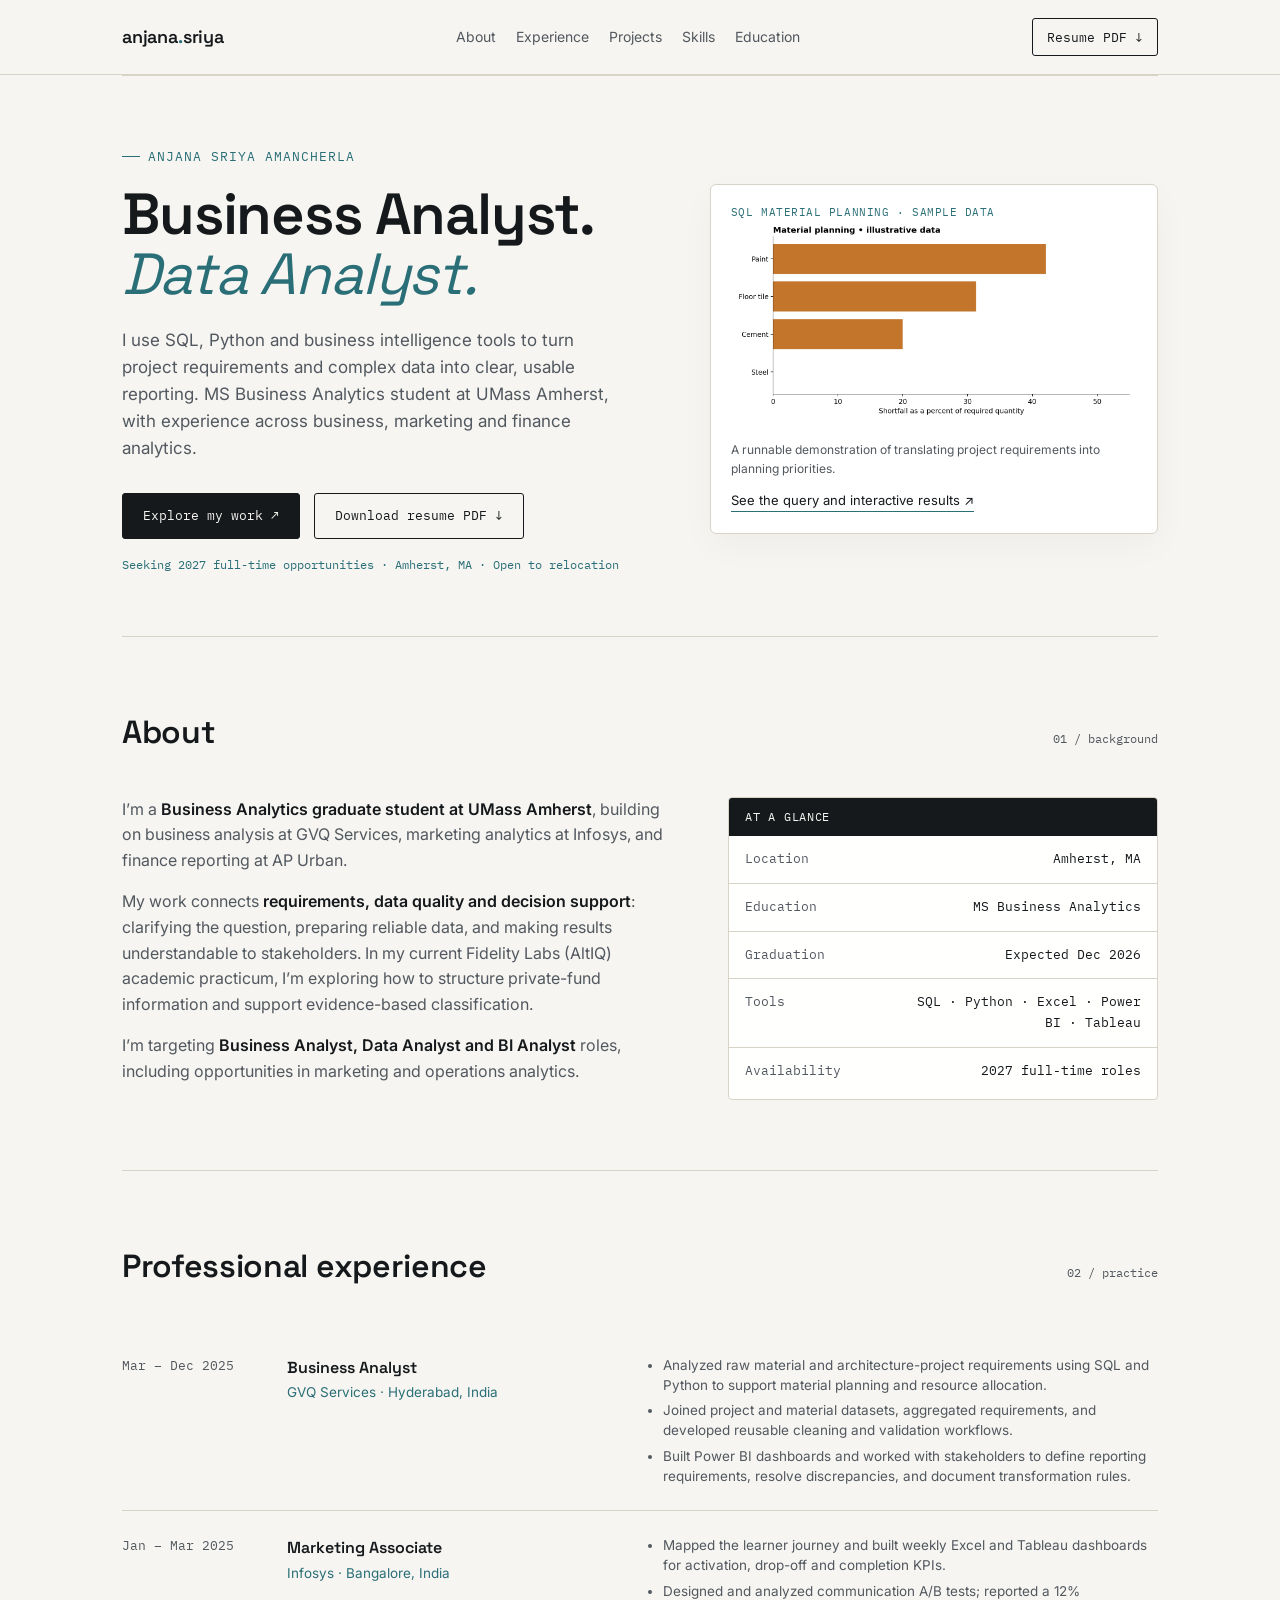
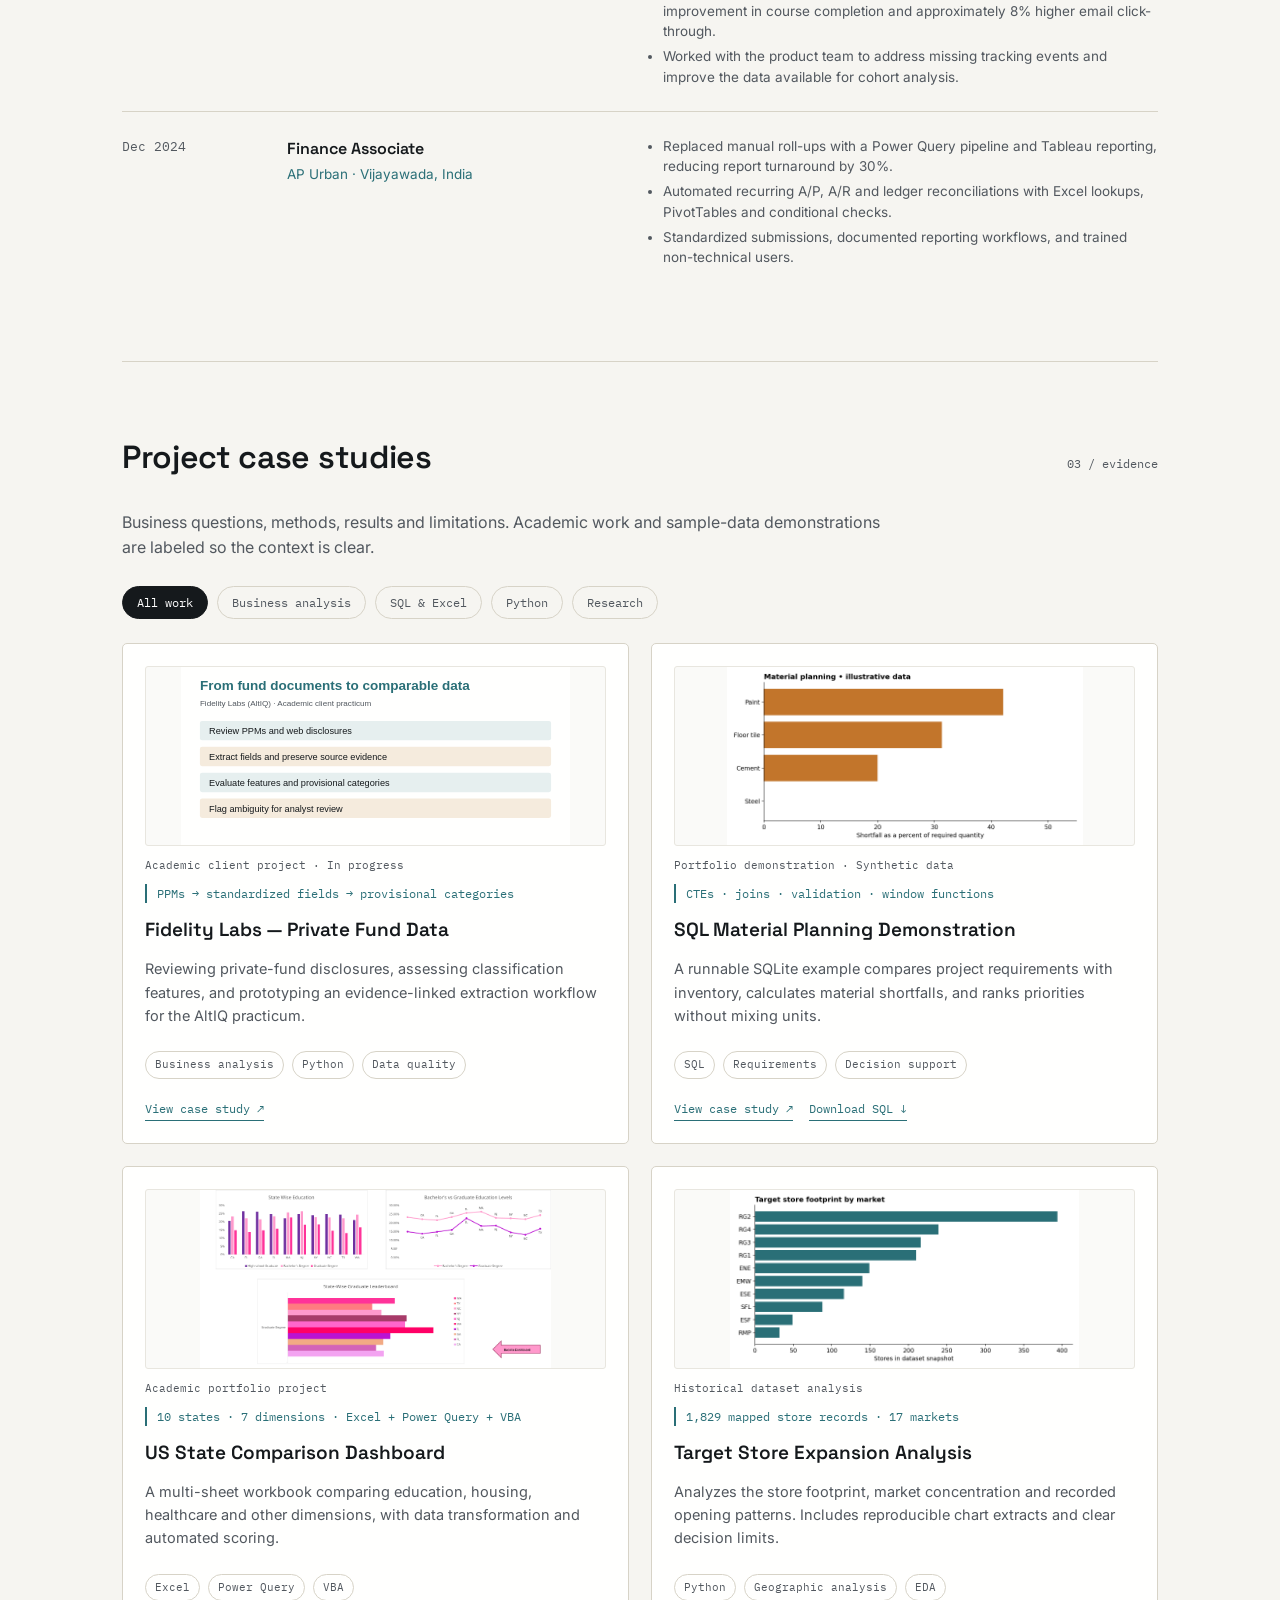
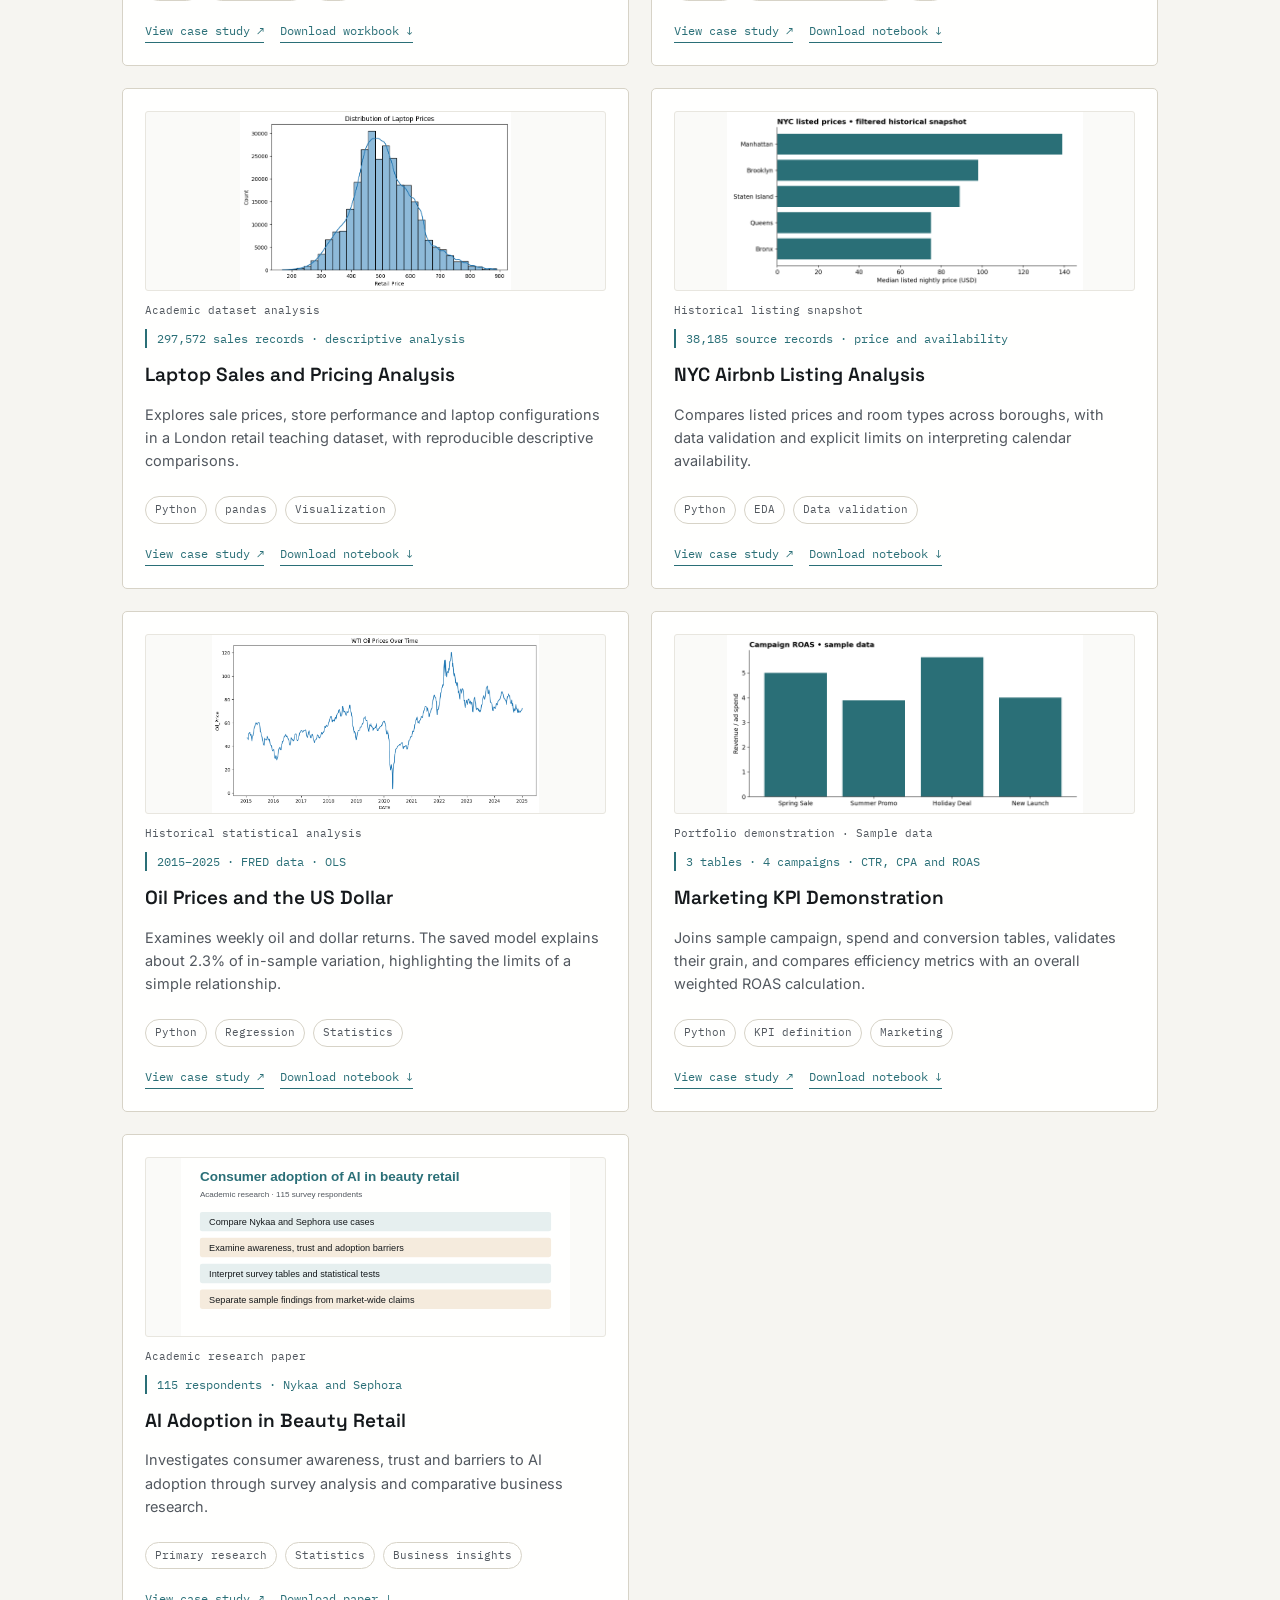
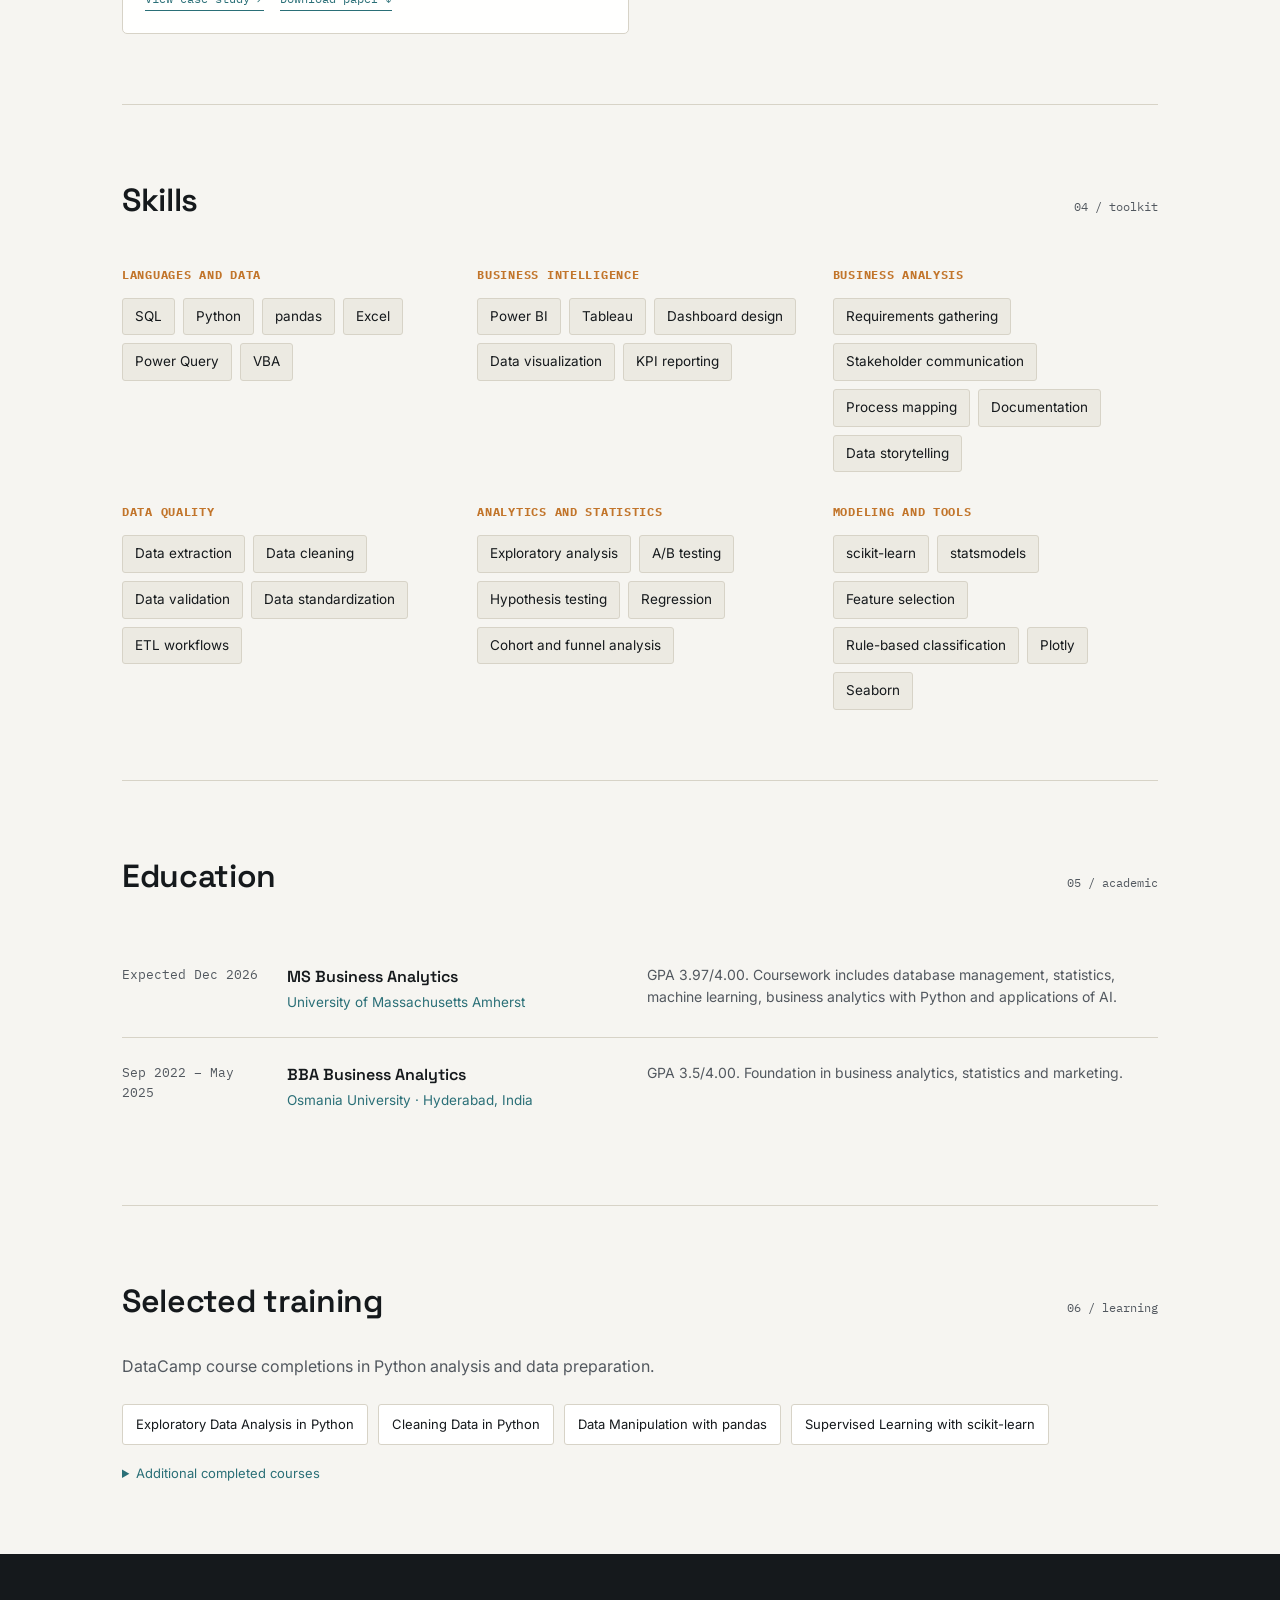
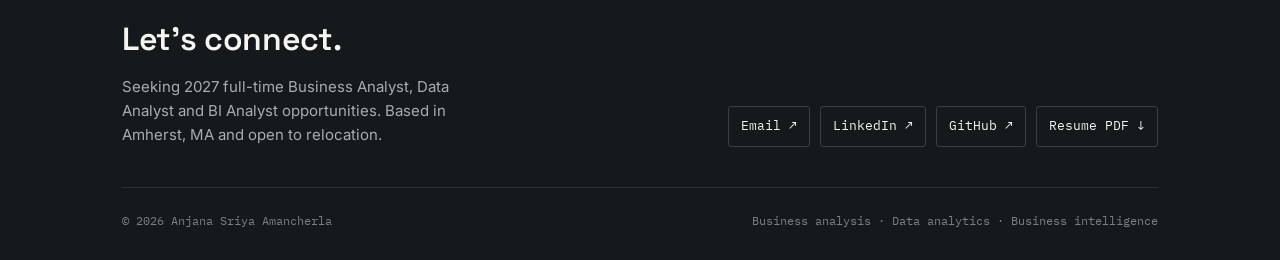
<file: index.html>
<!doctype html><html lang="en"><head><meta charset="utf-8"><meta name="viewport" content="width=device-width, initial-scale=1"><title>Business Analyst and Data Analyst Portfolio | Anjana Sriya Amancherla</title><meta name="description" content="Anjana Sriya Amancherla — SQL, Python, Excel, Power BI and Tableau. Business analysis experience, project case studies, and 2027 full-time availability."><meta name="theme-color" content="#F6F5F1"><link rel="canonical" href="https://anjanasriya20-alt.github.io/Anjana-Sriya-/"><meta property="og:type" content="website"><meta property="og:title" content="Business Analyst and Data Analyst Portfolio | Anjana Sriya Amancherla"><meta property="og:description" content="Anjana Sriya Amancherla — SQL, Python, Excel, Power BI and Tableau. Business analysis experience, project case studies, and 2027 full-time availability."><meta property="og:url" content="https://anjanasriya20-alt.github.io/Anjana-Sriya-/"><meta property="og:image" content="https://anjanasriya20-alt.github.io/Anjana-Sriya-/assets/material-planning.png"><meta name="twitter:card" content="summary_large_image"><link rel="preconnect" href="https://fonts.googleapis.com"><link rel="preconnect" href="https://fonts.gstatic.com" crossorigin><link href="https://fonts.googleapis.com/css2?family=Space+Grotesk:wght@400;500;600;700&family=Inter:wght@400;500;600&family=IBM+Plex+Mono:wght@400;500&display=swap" rel="stylesheet"><link rel="stylesheet" href="assets/site.css"><script src="assets/site.js" defer></script></head><body><a class="skip-link" href="#main">Skip to content</a><header><nav aria-label="Main navigation"><div class="brand"><a href="index.html">anjana<span>.</span>sriya</a></div><button class="nav-toggle" type="button" aria-controls="main-nav" aria-expanded="false">Menu</button><div class="nav-links" id="main-nav"><a href="index.html#about">About</a><a href="index.html#experience">Experience</a><a href="index.html#projects">Projects</a><a href="index.html#skills">Skills</a><a href="index.html#education">Education</a></div><a class="nav-cta" href="resume.pdf">Resume PDF ↓</a></nav></header><main id="main" class="wrap"><section class="hero" aria-labelledby="hero-title"><div><div class="eyebrow">Anjana Sriya Amancherla</div><h1 id="hero-title">Business Analyst.<br><em>Data Analyst.</em></h1><p class="lede">I use SQL, Python and business intelligence tools to turn project requirements and complex data into clear, usable reporting. MS Business Analytics student at UMass Amherst, with experience across business, marketing and finance analytics.</p><div class="hero-cta"><a class="btn btn-solid" href="#projects">Explore my work ↗</a><a class="btn btn-ghost" href="resume.pdf">Download resume PDF ↓</a></div><p class="availability">Seeking 2027 full-time opportunities · Amherst, MA · Open to relocation</p></div><div class="hero-proof"><div class="proof-label">SQL MATERIAL PLANNING · SAMPLE DATA</div><img src="assets/material-planning.png" width="900" height="450" alt="Example material shortfall comparison calculated with SQLite"><p class="proof-note">A runnable demonstration of translating project requirements into planning priorities.</p><a href="projects/material-planning.html">See the query and interactive results ↗</a></div></section>
<section id="about"><div class="section-head"><h2>About</h2><span class="section-num">01 / background</span></div><div class="about-grid"><div class="about-text"><p>I’m a <strong>Business Analytics graduate student at UMass Amherst</strong>, building on business analysis at GVQ Services, marketing analytics at Infosys, and finance reporting at AP Urban.</p><p>My work connects <strong>requirements, data quality and decision support</strong>: clarifying the question, preparing reliable data, and making results understandable to stakeholders. In my current Fidelity Labs (AltIQ) academic practicum, I’m exploring how to structure private-fund information and support evidence-based classification.</p><p>I’m targeting <strong>Business Analyst, Data Analyst and BI Analyst</strong> roles, including opportunities in marketing and operations analytics.</p></div><div class="stat-block"><div class="stat-head">At a glance</div><div class="row"><span>Location</span><span>Amherst, MA</span></div><div class="row"><span>Education</span><span>MS Business Analytics</span></div><div class="row"><span>Graduation</span><span>Expected Dec 2026</span></div><div class="row"><span>Tools</span><span>SQL · Python · Excel · Power BI · Tableau</span></div><div class="row"><span>Availability</span><span>2027 full-time roles</span></div></div></div></section>
<section id="experience"><div class="section-head"><h2>Professional experience</h2><span class="section-num">02 / practice</span></div><div class="exp-list">
<article class="exp-item"><div class="exp-date">Mar – Dec 2025</div><div><h3 class="exp-role">Business Analyst</h3><div class="exp-org">GVQ Services · Hyderabad, India</div></div><ul class="exp-bullets"><li>Analyzed raw material and architecture-project requirements using SQL and Python to support material planning and resource allocation.</li><li>Joined project and material datasets, aggregated requirements, and developed reusable cleaning and validation workflows.</li><li>Built Power BI dashboards and worked with stakeholders to define reporting requirements, resolve discrepancies, and document transformation rules.</li></ul></article>
<article class="exp-item"><div class="exp-date">Jan – Mar 2025</div><div><h3 class="exp-role">Marketing Associate</h3><div class="exp-org">Infosys · Bangalore, India</div></div><ul class="exp-bullets"><li>Mapped the learner journey and built weekly Excel and Tableau dashboards for activation, drop-off and completion KPIs.</li><li>Designed and analyzed communication A/B tests; reported a 12% improvement in course completion and approximately 8% higher email click-through.</li><li>Worked with the product team to address missing tracking events and improve the data available for cohort analysis.</li></ul></article>
<article class="exp-item"><div class="exp-date">Dec 2024</div><div><h3 class="exp-role">Finance Associate</h3><div class="exp-org">AP Urban · Vijayawada, India</div></div><ul class="exp-bullets"><li>Replaced manual roll-ups with a Power Query pipeline and Tableau reporting, reducing report turnaround by 30%.</li><li>Automated recurring A/P, A/R and ledger reconciliations with Excel lookups, PivotTables and conditional checks.</li><li>Standardized submissions, documented reporting workflows, and trained non-technical users.</li></ul></article>
</div></section>
<section id="projects"><div class="section-head"><h2>Project case studies</h2><span class="section-num">03 / evidence</span></div><p class="section-intro">Business questions, methods, results and limitations. Academic work and sample-data demonstrations are labeled so the context is clear.</p><div class="filters" role="group" aria-label="Filter projects"><button type="button" class="filter" data-filter="all" aria-pressed="true">All work</button><button type="button" class="filter" data-filter="business" aria-pressed="false">Business analysis</button><button type="button" class="filter" data-filter="sql" aria-pressed="false">SQL & Excel</button><button type="button" class="filter" data-filter="python" aria-pressed="false">Python</button><button type="button" class="filter" data-filter="research" aria-pressed="false">Research</button></div><p class="sr-only" id="project-count" aria-live="polite">9 projects shown</p><div class="project-grid"><article class="project-card" data-categories="business python"><img class="cover" src="assets/fidelity.svg" alt="Fidelity Labs — Private Fund Data project preview" loading="lazy" width="720" height="330"><span class="card-type">Academic client project · In progress</span><div class="metric-line">PPMs → standardized fields → provisional categories</div><h3><a href="projects/fidelity.html">Fidelity Labs — Private Fund Data</a></h3><p>Reviewing private-fund disclosures, assessing classification features, and prototyping an evidence-linked extraction workflow for the AltIQ practicum.</p><div class="tag-row"><span class="tag">Business analysis</span><span class="tag">Python</span><span class="tag">Data quality</span></div><div class="project-links"><a href="projects/fidelity.html">View case study ↗</a></div></article><article class="project-card" data-categories="business sql"><img class="cover" src="assets/material-planning.png" alt="SQL Material Planning Demonstration project preview" loading="lazy" width="720" height="330"><span class="card-type">Portfolio demonstration · Synthetic data</span><div class="metric-line">CTEs · joins · validation · window functions</div><h3><a href="projects/material-planning.html">SQL Material Planning Demonstration</a></h3><p>A runnable SQLite example compares project requirements with inventory, calculates material shortfalls, and ranks priorities without mixing units.</p><div class="tag-row"><span class="tag">SQL</span><span class="tag">Requirements</span><span class="tag">Decision support</span></div><div class="project-links"><a href="projects/material-planning.html">View case study ↗</a><a href="examples/material-planning.sql">Download SQL ↓</a></div></article><article class="project-card" data-categories="sql business"><img class="cover" src="assets/best-state.png" alt="US State Comparison Dashboard project preview" loading="lazy" width="720" height="330"><span class="card-type">Academic portfolio project</span><div class="metric-line">10 states · 7 dimensions · Excel + Power Query + VBA</div><h3><a href="projects/best-state.html">US State Comparison Dashboard</a></h3><p>A multi-sheet workbook comparing education, housing, healthcare and other dimensions, with data transformation and automated scoring.</p><div class="tag-row"><span class="tag">Excel</span><span class="tag">Power Query</span><span class="tag">VBA</span></div><div class="project-links"><a href="projects/best-state.html">View case study ↗</a><a href="Best_State_Dashboard.xlsm">Download workbook ↓</a></div></article><article class="project-card" data-categories="python business"><img class="cover" src="assets/target.png" alt="Target Store Expansion Analysis project preview" loading="lazy" width="720" height="330"><span class="card-type">Historical dataset analysis</span><div class="metric-line">1,829 mapped store records · 17 markets</div><h3><a href="projects/target.html">Target Store Expansion Analysis</a></h3><p>Analyzes the store footprint, market concentration and recorded opening patterns. Includes reproducible chart extracts and clear decision limits.</p><div class="tag-row"><span class="tag">Python</span><span class="tag">Geographic analysis</span><span class="tag">EDA</span></div><div class="project-links"><a href="projects/target.html">View case study ↗</a><a href="Target_Sales_Analysis.ipynb">Download notebook ↓</a></div></article><article class="project-card" data-categories="python business"><img class="cover" src="assets/laptop-1.png" alt="Laptop Sales and Pricing Analysis project preview" loading="lazy" width="720" height="330"><span class="card-type">Academic dataset analysis</span><div class="metric-line">297,572 sales records · descriptive analysis</div><h3><a href="projects/laptop.html">Laptop Sales and Pricing Analysis</a></h3><p>Explores sale prices, store performance and laptop configurations in a London retail teaching dataset, with reproducible descriptive comparisons.</p><div class="tag-row"><span class="tag">Python</span><span class="tag">pandas</span><span class="tag">Visualization</span></div><div class="project-links"><a href="projects/laptop.html">View case study ↗</a><a href="Laptop_Price_Prediction.ipynb">Download notebook ↓</a></div></article><article class="project-card" data-categories="python"><img class="cover" src="assets/nyc.png" alt="NYC Airbnb Listing Analysis project preview" loading="lazy" width="720" height="330"><span class="card-type">Historical listing snapshot</span><div class="metric-line">38,185 source records · price and availability</div><h3><a href="projects/nyc-airbnb.html">NYC Airbnb Listing Analysis</a></h3><p>Compares listed prices and room types across boroughs, with data validation and explicit limits on interpreting calendar availability.</p><div class="tag-row"><span class="tag">Python</span><span class="tag">EDA</span><span class="tag">Data validation</span></div><div class="project-links"><a href="projects/nyc-airbnb.html">View case study ↗</a><a href="NYC_Airbnb_Analysis.ipynb">Download notebook ↓</a></div></article><article class="project-card" data-categories="python"><img class="cover" src="assets/oil-1.png" alt="Oil Prices and the US Dollar project preview" loading="lazy" width="720" height="330"><span class="card-type">Historical statistical analysis</span><div class="metric-line">2015–2025 · FRED data · OLS</div><h3><a href="projects/oil-dollar.html">Oil Prices and the US Dollar</a></h3><p>Examines weekly oil and dollar returns. The saved model explains about 2.3% of in-sample variation, highlighting the limits of a simple relationship.</p><div class="tag-row"><span class="tag">Python</span><span class="tag">Regression</span><span class="tag">Statistics</span></div><div class="project-links"><a href="projects/oil-dollar.html">View case study ↗</a><a href="Oil_Price_USD_Analysis.ipynb">Download notebook ↓</a></div></article><article class="project-card" data-categories="python business"><img class="cover" src="assets/marketing.png" alt="Marketing KPI Demonstration project preview" loading="lazy" width="720" height="330"><span class="card-type">Portfolio demonstration · Sample data</span><div class="metric-line">3 tables · 4 campaigns · CTR, CPA and ROAS</div><h3><a href="projects/marketing.html">Marketing KPI Demonstration</a></h3><p>Joins sample campaign, spend and conversion tables, validates their grain, and compares efficiency metrics with an overall weighted ROAS calculation.</p><div class="tag-row"><span class="tag">Python</span><span class="tag">KPI definition</span><span class="tag">Marketing</span></div><div class="project-links"><a href="projects/marketing.html">View case study ↗</a><a href="Marketing_Analytics_Pipeline.ipynb">Download notebook ↓</a></div></article><article class="project-card" data-categories="research business"><img class="cover" src="assets/beauty.svg" alt="AI Adoption in Beauty Retail project preview" loading="lazy" width="720" height="330"><span class="card-type">Academic research paper</span><div class="metric-line">115 respondents · Nykaa and Sephora</div><h3><a href="projects/beauty.html">AI Adoption in Beauty Retail</a></h3><p>Investigates consumer awareness, trust and barriers to AI adoption through survey analysis and comparative business research.</p><div class="tag-row"><span class="tag">Primary research</span><span class="tag">Statistics</span><span class="tag">Business insights</span></div><div class="project-links"><a href="projects/beauty.html">View case study ↗</a><a href="AI_in_Beauty_Industry_Research.pdf">Download paper ↓</a></div></article></div></section>
<section id="skills"><div class="section-head"><h2>Skills</h2><span class="section-num">04 / toolkit</span></div><div class="skills-grid"><div class="skill-group"><h4>Languages and data</h4><div class="skill-chips"><span class="chip">SQL</span><span class="chip">Python</span><span class="chip">pandas</span><span class="chip">Excel</span><span class="chip">Power Query</span><span class="chip">VBA</span></div></div><div class="skill-group"><h4>Business intelligence</h4><div class="skill-chips"><span class="chip">Power BI</span><span class="chip">Tableau</span><span class="chip">Dashboard design</span><span class="chip">Data visualization</span><span class="chip">KPI reporting</span></div></div><div class="skill-group"><h4>Business analysis</h4><div class="skill-chips"><span class="chip">Requirements gathering</span><span class="chip">Stakeholder communication</span><span class="chip">Process mapping</span><span class="chip">Documentation</span><span class="chip">Data storytelling</span></div></div><div class="skill-group"><h4>Data quality</h4><div class="skill-chips"><span class="chip">Data extraction</span><span class="chip">Data cleaning</span><span class="chip">Data validation</span><span class="chip">Data standardization</span><span class="chip">ETL workflows</span></div></div><div class="skill-group"><h4>Analytics and statistics</h4><div class="skill-chips"><span class="chip">Exploratory analysis</span><span class="chip">A/B testing</span><span class="chip">Hypothesis testing</span><span class="chip">Regression</span><span class="chip">Cohort and funnel analysis</span></div></div><div class="skill-group"><h4>Modeling and tools</h4><div class="skill-chips"><span class="chip">scikit-learn</span><span class="chip">statsmodels</span><span class="chip">Feature selection</span><span class="chip">Rule-based classification</span><span class="chip">Plotly</span><span class="chip">Seaborn</span></div></div></div></section>
<section id="education"><div class="section-head"><h2>Education</h2><span class="section-num">05 / academic</span></div><div class="exp-list"><article class="exp-item"><div class="exp-date">Expected Dec 2026</div><div><h3 class="exp-role">MS Business Analytics</h3><div class="exp-org">University of Massachusetts Amherst</div></div><p class="exp-desc">GPA 3.97/4.00. Coursework includes database management, statistics, machine learning, business analytics with Python and applications of AI.</p></article><article class="exp-item"><div class="exp-date">Sep 2022 – May 2025</div><div><h3 class="exp-role">BBA Business Analytics</h3><div class="exp-org">Osmania University · Hyderabad, India</div></div><p class="exp-desc">GPA 3.5/4.00. Foundation in business analytics, statistics and marketing.</p></article></div></section>
<section id="training"><div class="section-head"><h2>Selected training</h2><span class="section-num">06 / learning</span></div><p class="section-intro">DataCamp course completions in Python analysis and data preparation.</p><div class="training"><span>Exploratory Data Analysis in Python</span><span>Cleaning Data in Python</span><span>Data Manipulation with pandas</span><span>Supervised Learning with scikit-learn</span></div><details class="training-detail"><summary>Additional completed courses</summary><p>Python Toolbox · Web Scraping in Python · Intermediate Importing Data in Python · Introduction to APIs in Python · Introduction to Regression with statsmodels in Python · Introduction to Functions in Python</p></details></section></main><footer id="contact"><div class="wrap"><div class="footer-top"><div><h2>Let’s connect.</h2><p class="lede">Seeking 2027 full-time Business Analyst, Data Analyst and BI Analyst opportunities. Based in Amherst, MA and open to relocation.</p></div><div class="footer-links"><a href="mailto:anjanasriya20@gmail.com">Email ↗</a><a href="https://www.linkedin.com/in/anjanasriya/" target="_blank" rel="noopener noreferrer">LinkedIn ↗</a><a href="https://github.com/anjanasriya20-alt/Anjana-Sriya-" target="_blank" rel="noopener noreferrer">GitHub ↗</a><a href="resume.pdf">Resume PDF ↓</a></div></div><div class="footer-bottom"><span>© 2026 Anjana Sriya Amancherla</span><span>Business analysis · Data analytics · Business intelligence</span></div></div></footer></body></html>
</file>
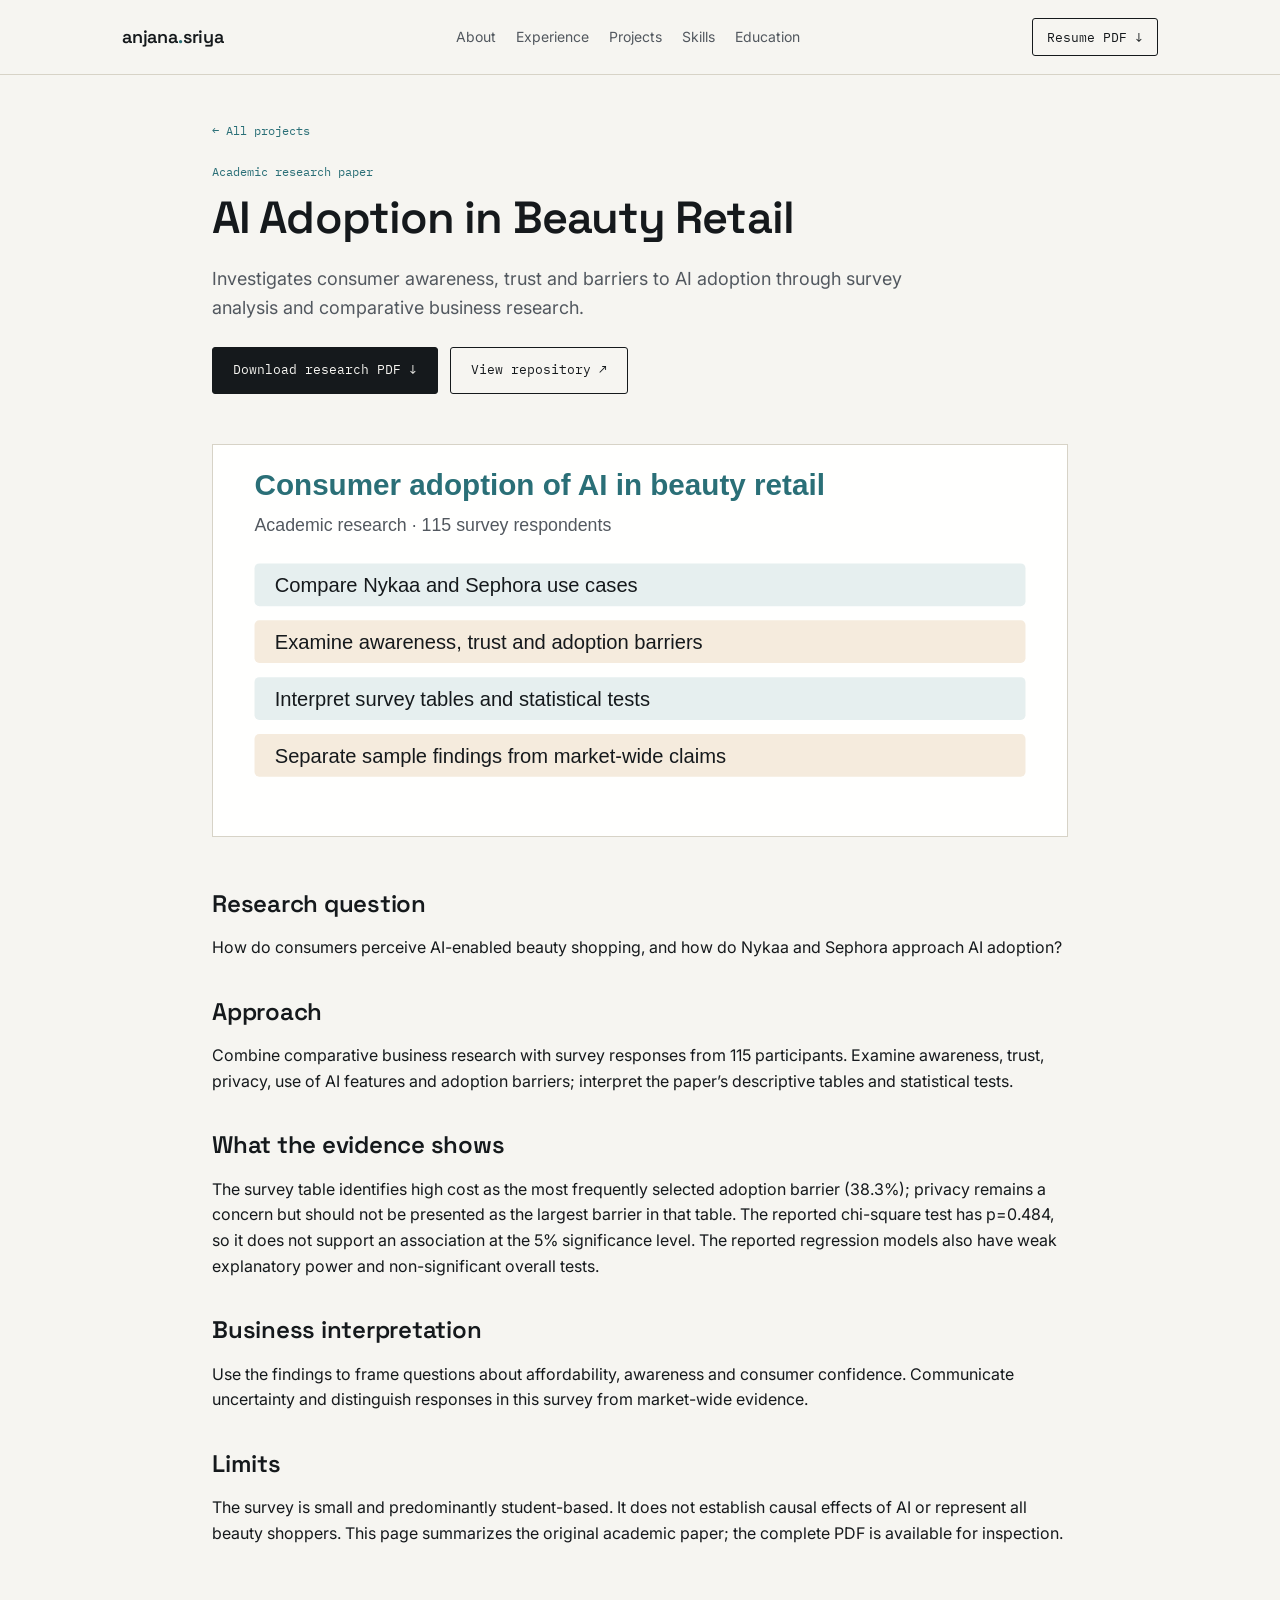
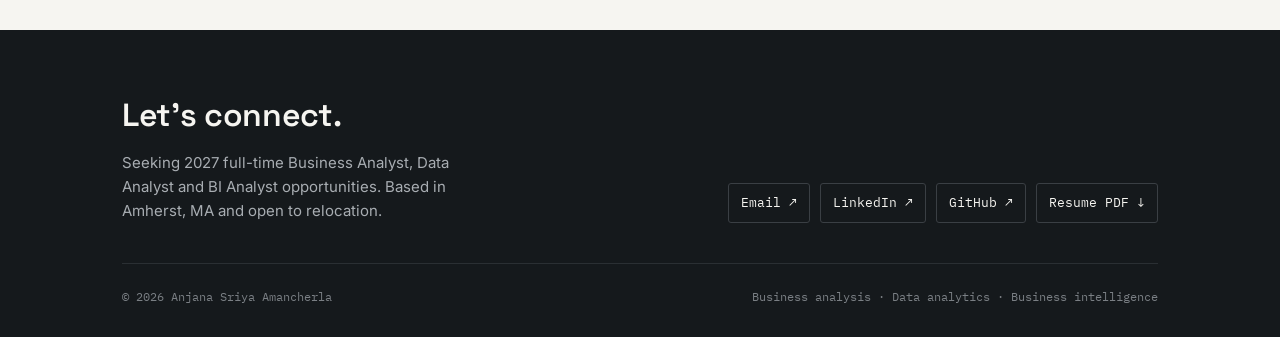
<file: projects/beauty.html>
<!doctype html><html lang="en"><head><meta charset="utf-8"><meta name="viewport" content="width=device-width, initial-scale=1"><title>AI Adoption in Beauty Retail | Anjana Sriya Amancherla</title><meta name="description" content="Investigates consumer awareness, trust and barriers to AI adoption through survey analysis and comparative business research."><meta name="theme-color" content="#F6F5F1"><link rel="canonical" href="https://anjanasriya20-alt.github.io/Anjana-Sriya-/projects/beauty.html"><meta property="og:type" content="website"><meta property="og:title" content="AI Adoption in Beauty Retail | Anjana Sriya Amancherla"><meta property="og:description" content="Investigates consumer awareness, trust and barriers to AI adoption through survey analysis and comparative business research."><meta property="og:url" content="https://anjanasriya20-alt.github.io/Anjana-Sriya-/projects/beauty.html"><meta property="og:image" content="https://anjanasriya20-alt.github.io/Anjana-Sriya-/assets/material-planning.png"><meta name="twitter:card" content="summary_large_image"><link rel="preconnect" href="https://fonts.googleapis.com"><link rel="preconnect" href="https://fonts.gstatic.com" crossorigin><link href="https://fonts.googleapis.com/css2?family=Space+Grotesk:wght@400;500;600;700&family=Inter:wght@400;500;600&family=IBM+Plex+Mono:wght@400;500&display=swap" rel="stylesheet"><link rel="stylesheet" href="../assets/site.css"><script src="../assets/site.js" defer></script></head><body><a class="skip-link" href="#main">Skip to content</a><header><nav aria-label="Main navigation"><div class="brand"><a href="../index.html">anjana<span>.</span>sriya</a></div><button class="nav-toggle" type="button" aria-controls="main-nav" aria-expanded="false">Menu</button><div class="nav-links" id="main-nav"><a href="../index.html#about">About</a><a href="../index.html#experience">Experience</a><a href="../index.html#projects">Projects</a><a href="../index.html#skills">Skills</a><a href="../index.html#education">Education</a></div><a class="nav-cta" href="../resume.pdf">Resume PDF ↓</a></nav></header><main class="case-main" id="main"><a class="breadcrumb" href="../index.html#projects">← All projects</a><p class="case-meta">Academic research paper</p><h1>AI Adoption in Beauty Retail</h1><p class="case-lead">Investigates consumer awareness, trust and barriers to AI adoption through survey analysis and comparative business research.</p><div class="case-actions"><a class="btn btn-solid" href="../AI_in_Beauty_Industry_Research.pdf">Download research PDF ↓</a><a class="btn btn-ghost" href="https://github.com/anjanasriya20-alt/Anjana-Sriya-/tree/main" target="_blank" rel="noopener noreferrer">View repository ↗</a></div><img class="case-figure" src="../assets/beauty.svg" alt="AI Adoption in Beauty Retail preview"><h2>Research question</h2><p>How do consumers perceive AI-enabled beauty shopping, and how do Nykaa and Sephora approach AI adoption?</p><h2>Approach</h2><p>Combine comparative business research with survey responses from 115 participants. Examine awareness, trust, privacy, use of AI features and adoption barriers; interpret the paper’s descriptive tables and statistical tests.</p><h2>What the evidence shows</h2><p>The survey table identifies high cost as the most frequently selected adoption barrier (38.3%); privacy remains a concern but should not be presented as the largest barrier in that table. The reported chi-square test has p=0.484, so it does not support an association at the 5% significance level. The reported regression models also have weak explanatory power and non-significant overall tests.</p><h2>Business interpretation</h2><p>Use the findings to frame questions about affordability, awareness and consumer confidence. Communicate uncertainty and distinguish responses in this survey from market-wide evidence.</p><h2>Limits</h2><p>The survey is small and predominantly student-based. It does not establish causal effects of AI or represent all beauty shoppers. This page summarizes the original academic paper; the complete PDF is available for inspection.</p></main><footer id="contact"><div class="wrap"><div class="footer-top"><div><h2>Let’s connect.</h2><p class="lede">Seeking 2027 full-time Business Analyst, Data Analyst and BI Analyst opportunities. Based in Amherst, MA and open to relocation.</p></div><div class="footer-links"><a href="mailto:anjanasriya20@gmail.com">Email ↗</a><a href="https://www.linkedin.com/in/anjanasriya/" target="_blank" rel="noopener noreferrer">LinkedIn ↗</a><a href="https://github.com/anjanasriya20-alt/Anjana-Sriya-" target="_blank" rel="noopener noreferrer">GitHub ↗</a><a href="../resume.pdf">Resume PDF ↓</a></div></div><div class="footer-bottom"><span>© 2026 Anjana Sriya Amancherla</span><span>Business analysis · Data analytics · Business intelligence</span></div></div></footer></body></html>
</file>
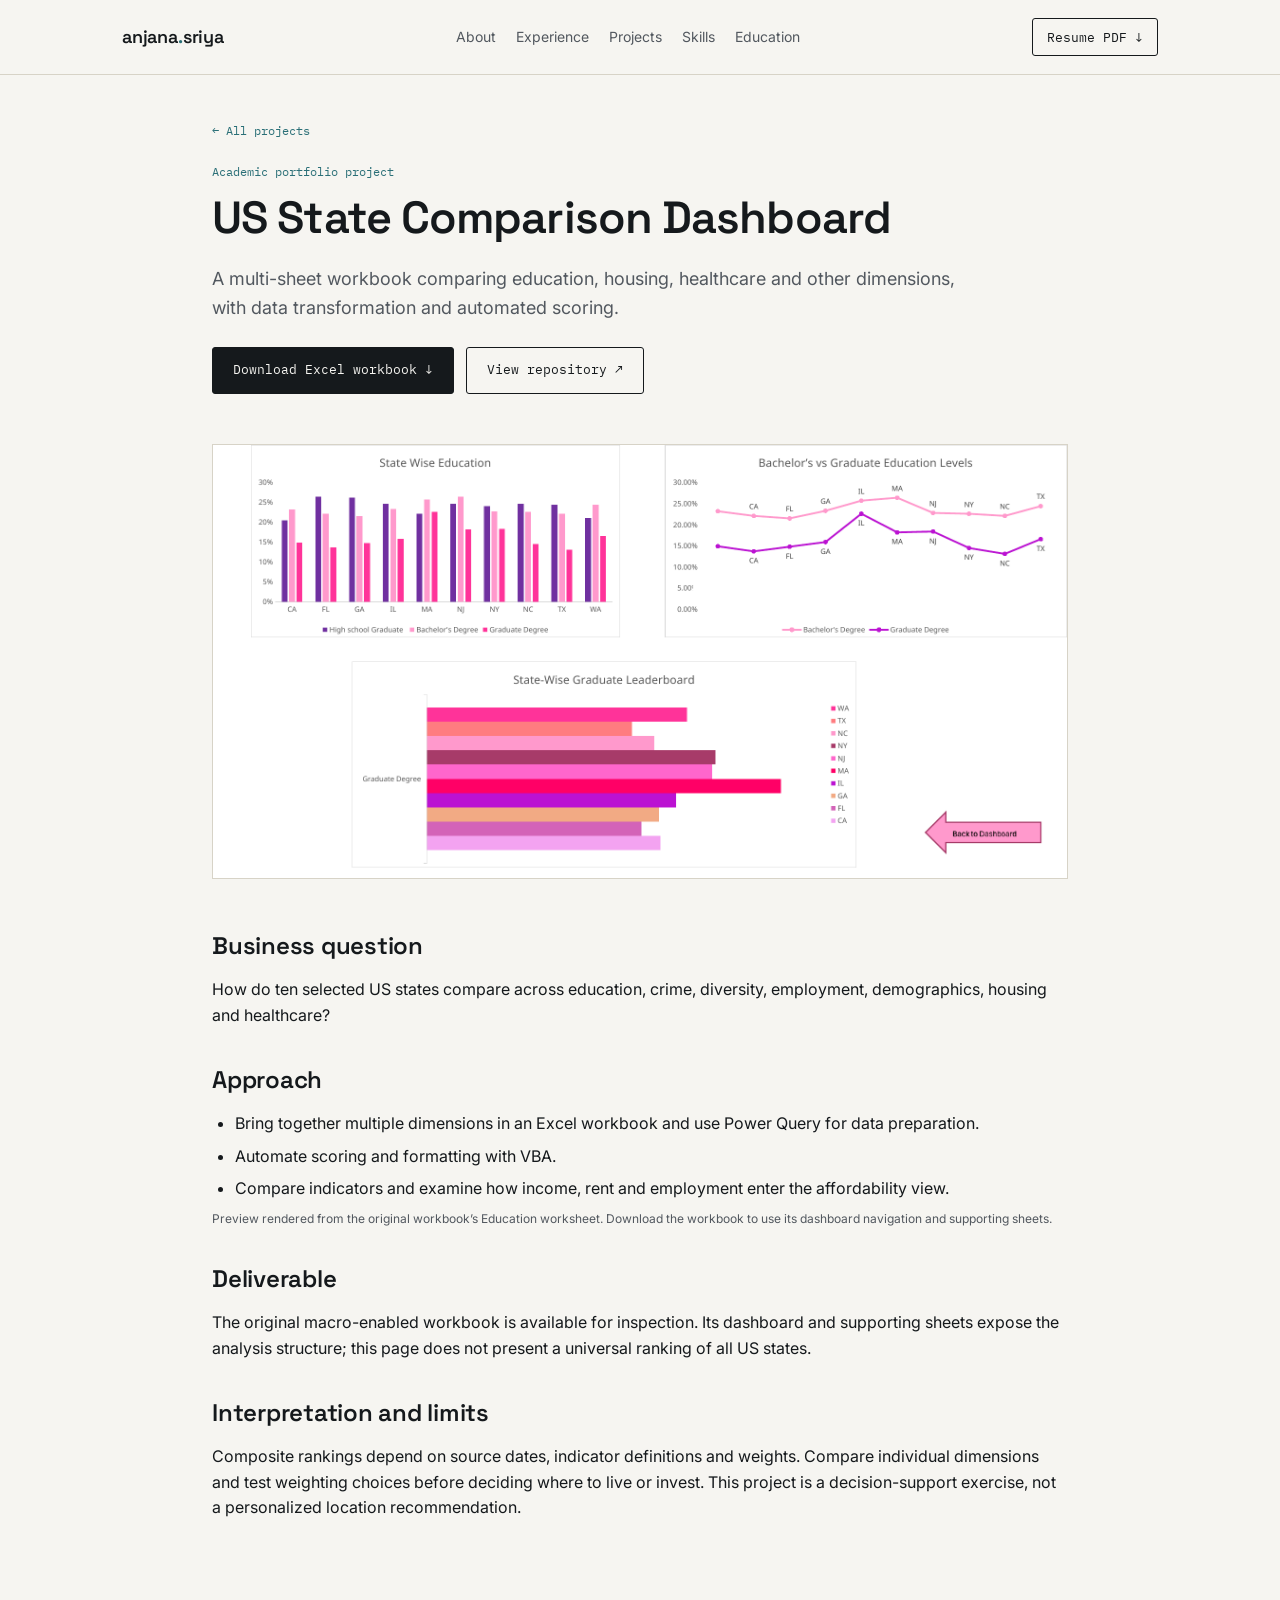
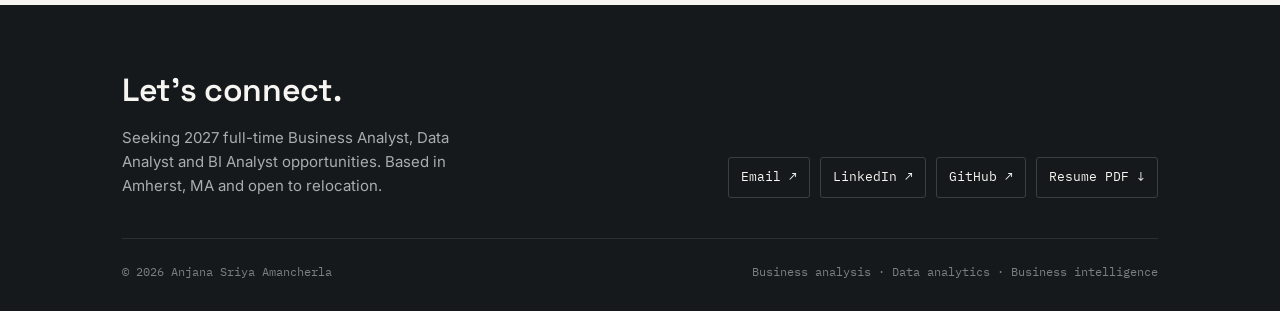
<file: projects/best-state.html>
<!doctype html><html lang="en"><head><meta charset="utf-8"><meta name="viewport" content="width=device-width, initial-scale=1"><title>US State Comparison Dashboard | Anjana Sriya Amancherla</title><meta name="description" content="A multi-sheet workbook comparing education, housing, healthcare and other dimensions, with data transformation and automated scoring."><meta name="theme-color" content="#F6F5F1"><link rel="canonical" href="https://anjanasriya20-alt.github.io/Anjana-Sriya-/projects/best-state.html"><meta property="og:type" content="website"><meta property="og:title" content="US State Comparison Dashboard | Anjana Sriya Amancherla"><meta property="og:description" content="A multi-sheet workbook comparing education, housing, healthcare and other dimensions, with data transformation and automated scoring."><meta property="og:url" content="https://anjanasriya20-alt.github.io/Anjana-Sriya-/projects/best-state.html"><meta property="og:image" content="https://anjanasriya20-alt.github.io/Anjana-Sriya-/assets/material-planning.png"><meta name="twitter:card" content="summary_large_image"><link rel="preconnect" href="https://fonts.googleapis.com"><link rel="preconnect" href="https://fonts.gstatic.com" crossorigin><link href="https://fonts.googleapis.com/css2?family=Space+Grotesk:wght@400;500;600;700&family=Inter:wght@400;500;600&family=IBM+Plex+Mono:wght@400;500&display=swap" rel="stylesheet"><link rel="stylesheet" href="../assets/site.css"><script src="../assets/site.js" defer></script></head><body><a class="skip-link" href="#main">Skip to content</a><header><nav aria-label="Main navigation"><div class="brand"><a href="../index.html">anjana<span>.</span>sriya</a></div><button class="nav-toggle" type="button" aria-controls="main-nav" aria-expanded="false">Menu</button><div class="nav-links" id="main-nav"><a href="../index.html#about">About</a><a href="../index.html#experience">Experience</a><a href="../index.html#projects">Projects</a><a href="../index.html#skills">Skills</a><a href="../index.html#education">Education</a></div><a class="nav-cta" href="../resume.pdf">Resume PDF ↓</a></nav></header><main class="case-main" id="main"><a class="breadcrumb" href="../index.html#projects">← All projects</a><p class="case-meta">Academic portfolio project</p><h1>US State Comparison Dashboard</h1><p class="case-lead">A multi-sheet workbook comparing education, housing, healthcare and other dimensions, with data transformation and automated scoring.</p><div class="case-actions"><a class="btn btn-solid" href="../Best_State_Dashboard.xlsm">Download Excel workbook ↓</a><a class="btn btn-ghost" href="https://github.com/anjanasriya20-alt/Anjana-Sriya-/tree/main" target="_blank" rel="noopener noreferrer">View repository ↗</a></div><img class="case-figure" src="../assets/best-state.png" alt="US State Comparison Dashboard preview"><h2>Business question</h2><p>How do ten selected US states compare across education, crime, diversity, employment, demographics, housing and healthcare?</p><h2>Approach</h2><ul><li>Bring together multiple dimensions in an Excel workbook and use Power Query for data preparation.</li><li>Automate scoring and formatting with VBA.</li><li>Compare indicators and examine how income, rent and employment enter the affordability view.</li></ul><p class="figure-caption">Preview rendered from the original workbook’s Education worksheet. Download the workbook to use its dashboard navigation and supporting sheets.</p><h2>Deliverable</h2><p>The original macro-enabled workbook is available for inspection. Its dashboard and supporting sheets expose the analysis structure; this page does not present a universal ranking of all US states.</p><h2>Interpretation and limits</h2><p>Composite rankings depend on source dates, indicator definitions and weights. Compare individual dimensions and test weighting choices before deciding where to live or invest. This project is a decision-support exercise, not a personalized location recommendation.</p></main><footer id="contact"><div class="wrap"><div class="footer-top"><div><h2>Let’s connect.</h2><p class="lede">Seeking 2027 full-time Business Analyst, Data Analyst and BI Analyst opportunities. Based in Amherst, MA and open to relocation.</p></div><div class="footer-links"><a href="mailto:anjanasriya20@gmail.com">Email ↗</a><a href="https://www.linkedin.com/in/anjanasriya/" target="_blank" rel="noopener noreferrer">LinkedIn ↗</a><a href="https://github.com/anjanasriya20-alt/Anjana-Sriya-" target="_blank" rel="noopener noreferrer">GitHub ↗</a><a href="../resume.pdf">Resume PDF ↓</a></div></div><div class="footer-bottom"><span>© 2026 Anjana Sriya Amancherla</span><span>Business analysis · Data analytics · Business intelligence</span></div></div></footer></body></html>
</file>
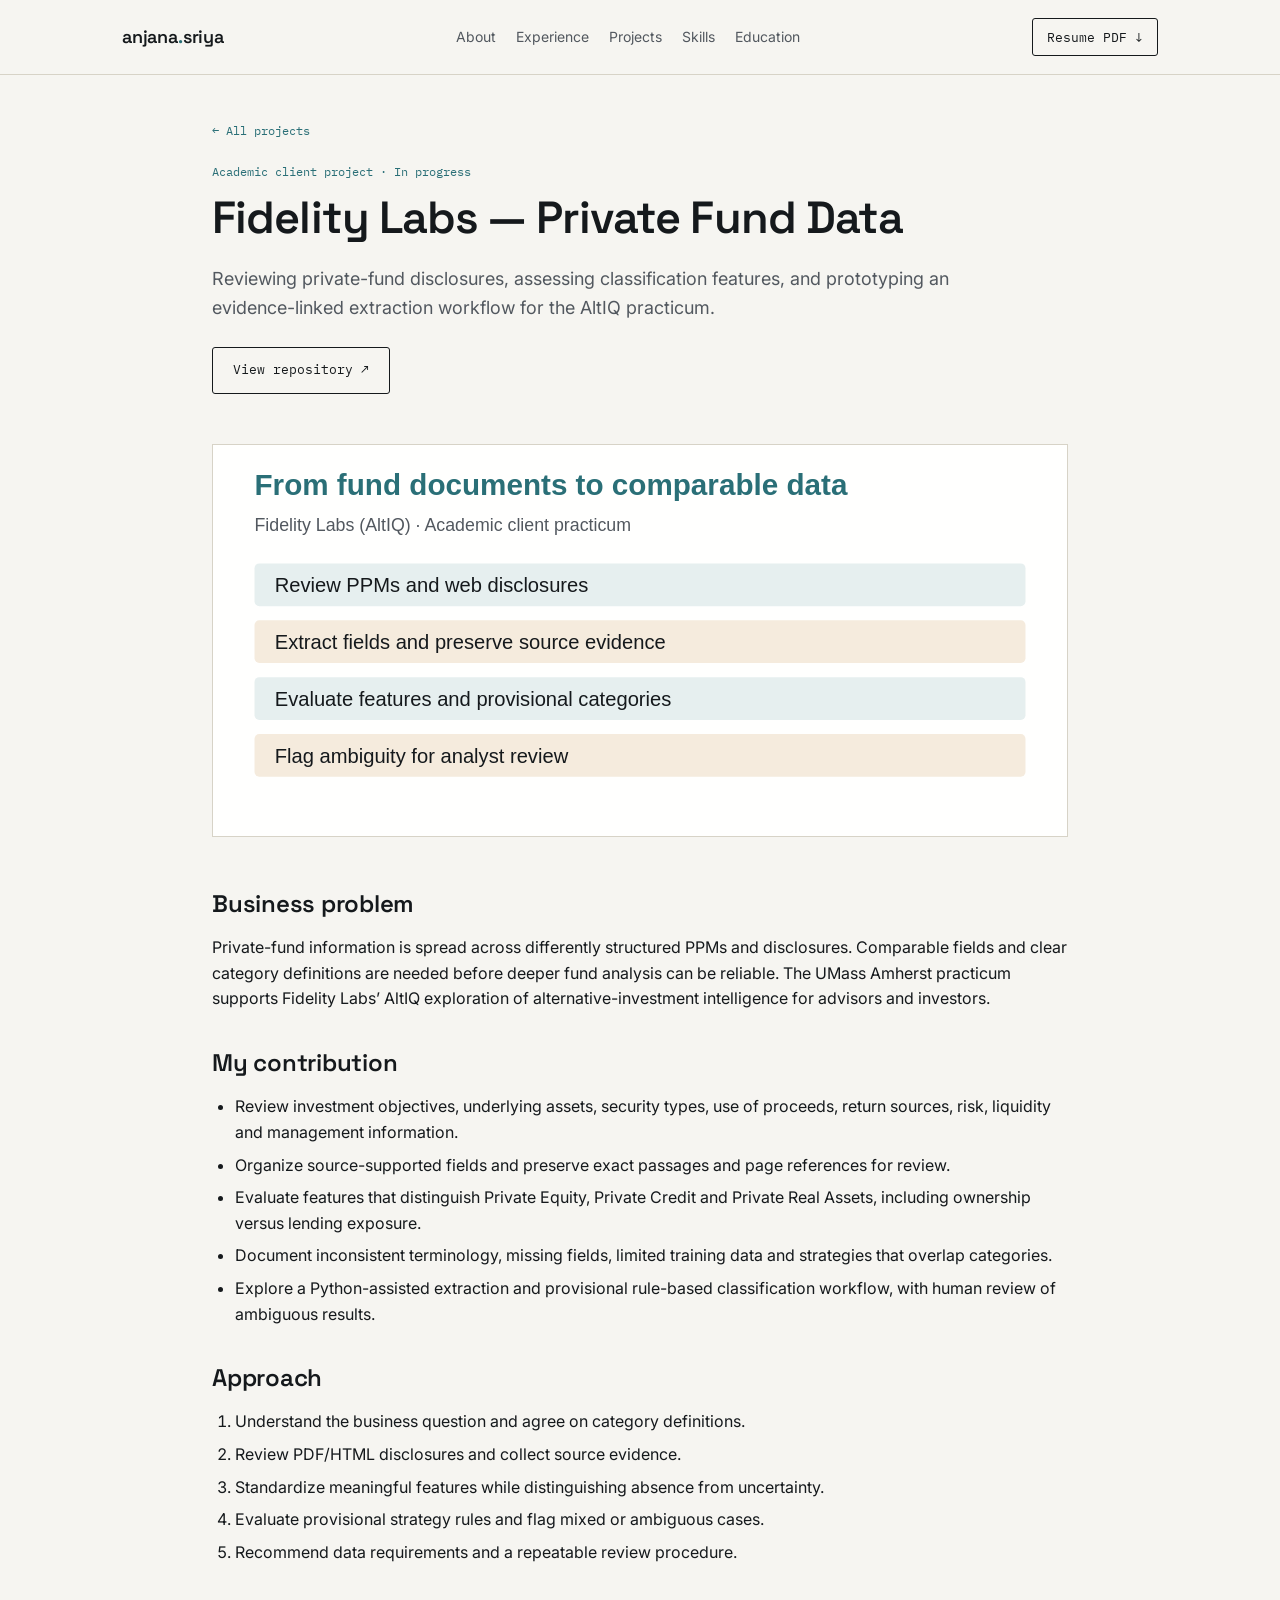
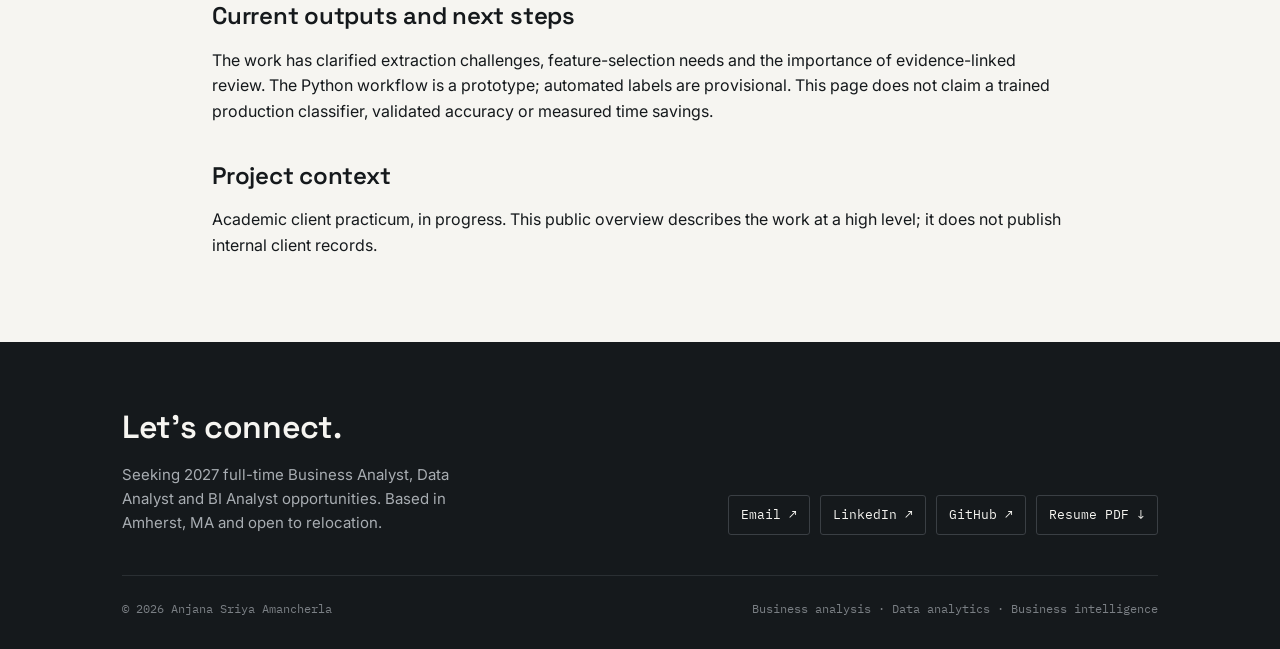
<file: projects/fidelity.html>
<!doctype html><html lang="en"><head><meta charset="utf-8"><meta name="viewport" content="width=device-width, initial-scale=1"><title>Fidelity Labs — Private Fund Data | Anjana Sriya Amancherla</title><meta name="description" content="Reviewing private-fund disclosures, assessing classification features, and prototyping an evidence-linked extraction workflow for the AltIQ practicum."><meta name="theme-color" content="#F6F5F1"><link rel="canonical" href="https://anjanasriya20-alt.github.io/Anjana-Sriya-/projects/fidelity.html"><meta property="og:type" content="website"><meta property="og:title" content="Fidelity Labs — Private Fund Data | Anjana Sriya Amancherla"><meta property="og:description" content="Reviewing private-fund disclosures, assessing classification features, and prototyping an evidence-linked extraction workflow for the AltIQ practicum."><meta property="og:url" content="https://anjanasriya20-alt.github.io/Anjana-Sriya-/projects/fidelity.html"><meta property="og:image" content="https://anjanasriya20-alt.github.io/Anjana-Sriya-/assets/material-planning.png"><meta name="twitter:card" content="summary_large_image"><link rel="preconnect" href="https://fonts.googleapis.com"><link rel="preconnect" href="https://fonts.gstatic.com" crossorigin><link href="https://fonts.googleapis.com/css2?family=Space+Grotesk:wght@400;500;600;700&family=Inter:wght@400;500;600&family=IBM+Plex+Mono:wght@400;500&display=swap" rel="stylesheet"><link rel="stylesheet" href="../assets/site.css"><script src="../assets/site.js" defer></script></head><body><a class="skip-link" href="#main">Skip to content</a><header><nav aria-label="Main navigation"><div class="brand"><a href="../index.html">anjana<span>.</span>sriya</a></div><button class="nav-toggle" type="button" aria-controls="main-nav" aria-expanded="false">Menu</button><div class="nav-links" id="main-nav"><a href="../index.html#about">About</a><a href="../index.html#experience">Experience</a><a href="../index.html#projects">Projects</a><a href="../index.html#skills">Skills</a><a href="../index.html#education">Education</a></div><a class="nav-cta" href="../resume.pdf">Resume PDF ↓</a></nav></header><main class="case-main" id="main"><a class="breadcrumb" href="../index.html#projects">← All projects</a><p class="case-meta">Academic client project · In progress</p><h1>Fidelity Labs — Private Fund Data</h1><p class="case-lead">Reviewing private-fund disclosures, assessing classification features, and prototyping an evidence-linked extraction workflow for the AltIQ practicum.</p><div class="case-actions"><a class="btn btn-ghost" href="https://github.com/anjanasriya20-alt/Anjana-Sriya-/tree/main" target="_blank" rel="noopener noreferrer">View repository ↗</a></div><img class="case-figure" src="../assets/fidelity.svg" alt="Fidelity Labs — Private Fund Data preview"><h2>Business problem</h2><p>Private-fund information is spread across differently structured PPMs and disclosures. Comparable fields and clear category definitions are needed before deeper fund analysis can be reliable. The UMass Amherst practicum supports Fidelity Labs’ AltIQ exploration of alternative-investment intelligence for advisors and investors.</p><h2>My contribution</h2><ul><li>Review investment objectives, underlying assets, security types, use of proceeds, return sources, risk, liquidity and management information.</li><li>Organize source-supported fields and preserve exact passages and page references for review.</li><li>Evaluate features that distinguish Private Equity, Private Credit and Private Real Assets, including ownership versus lending exposure.</li><li>Document inconsistent terminology, missing fields, limited training data and strategies that overlap categories.</li><li>Explore a Python-assisted extraction and provisional rule-based classification workflow, with human review of ambiguous results.</li></ul><h2>Approach</h2><ol><li>Understand the business question and agree on category definitions.</li><li>Review PDF/HTML disclosures and collect source evidence.</li><li>Standardize meaningful features while distinguishing absence from uncertainty.</li><li>Evaluate provisional strategy rules and flag mixed or ambiguous cases.</li><li>Recommend data requirements and a repeatable review procedure.</li></ol><h2>Current outputs and next steps</h2><p>The work has clarified extraction challenges, feature-selection needs and the importance of evidence-linked review. The Python workflow is a prototype; automated labels are provisional. This page does not claim a trained production classifier, validated accuracy or measured time savings.</p><h2>Project context</h2><p>Academic client practicum, in progress. This public overview describes the work at a high level; it does not publish internal client records.</p></main><footer id="contact"><div class="wrap"><div class="footer-top"><div><h2>Let’s connect.</h2><p class="lede">Seeking 2027 full-time Business Analyst, Data Analyst and BI Analyst opportunities. Based in Amherst, MA and open to relocation.</p></div><div class="footer-links"><a href="mailto:anjanasriya20@gmail.com">Email ↗</a><a href="https://www.linkedin.com/in/anjanasriya/" target="_blank" rel="noopener noreferrer">LinkedIn ↗</a><a href="https://github.com/anjanasriya20-alt/Anjana-Sriya-" target="_blank" rel="noopener noreferrer">GitHub ↗</a><a href="../resume.pdf">Resume PDF ↓</a></div></div><div class="footer-bottom"><span>© 2026 Anjana Sriya Amancherla</span><span>Business analysis · Data analytics · Business intelligence</span></div></div></footer></body></html>
</file>
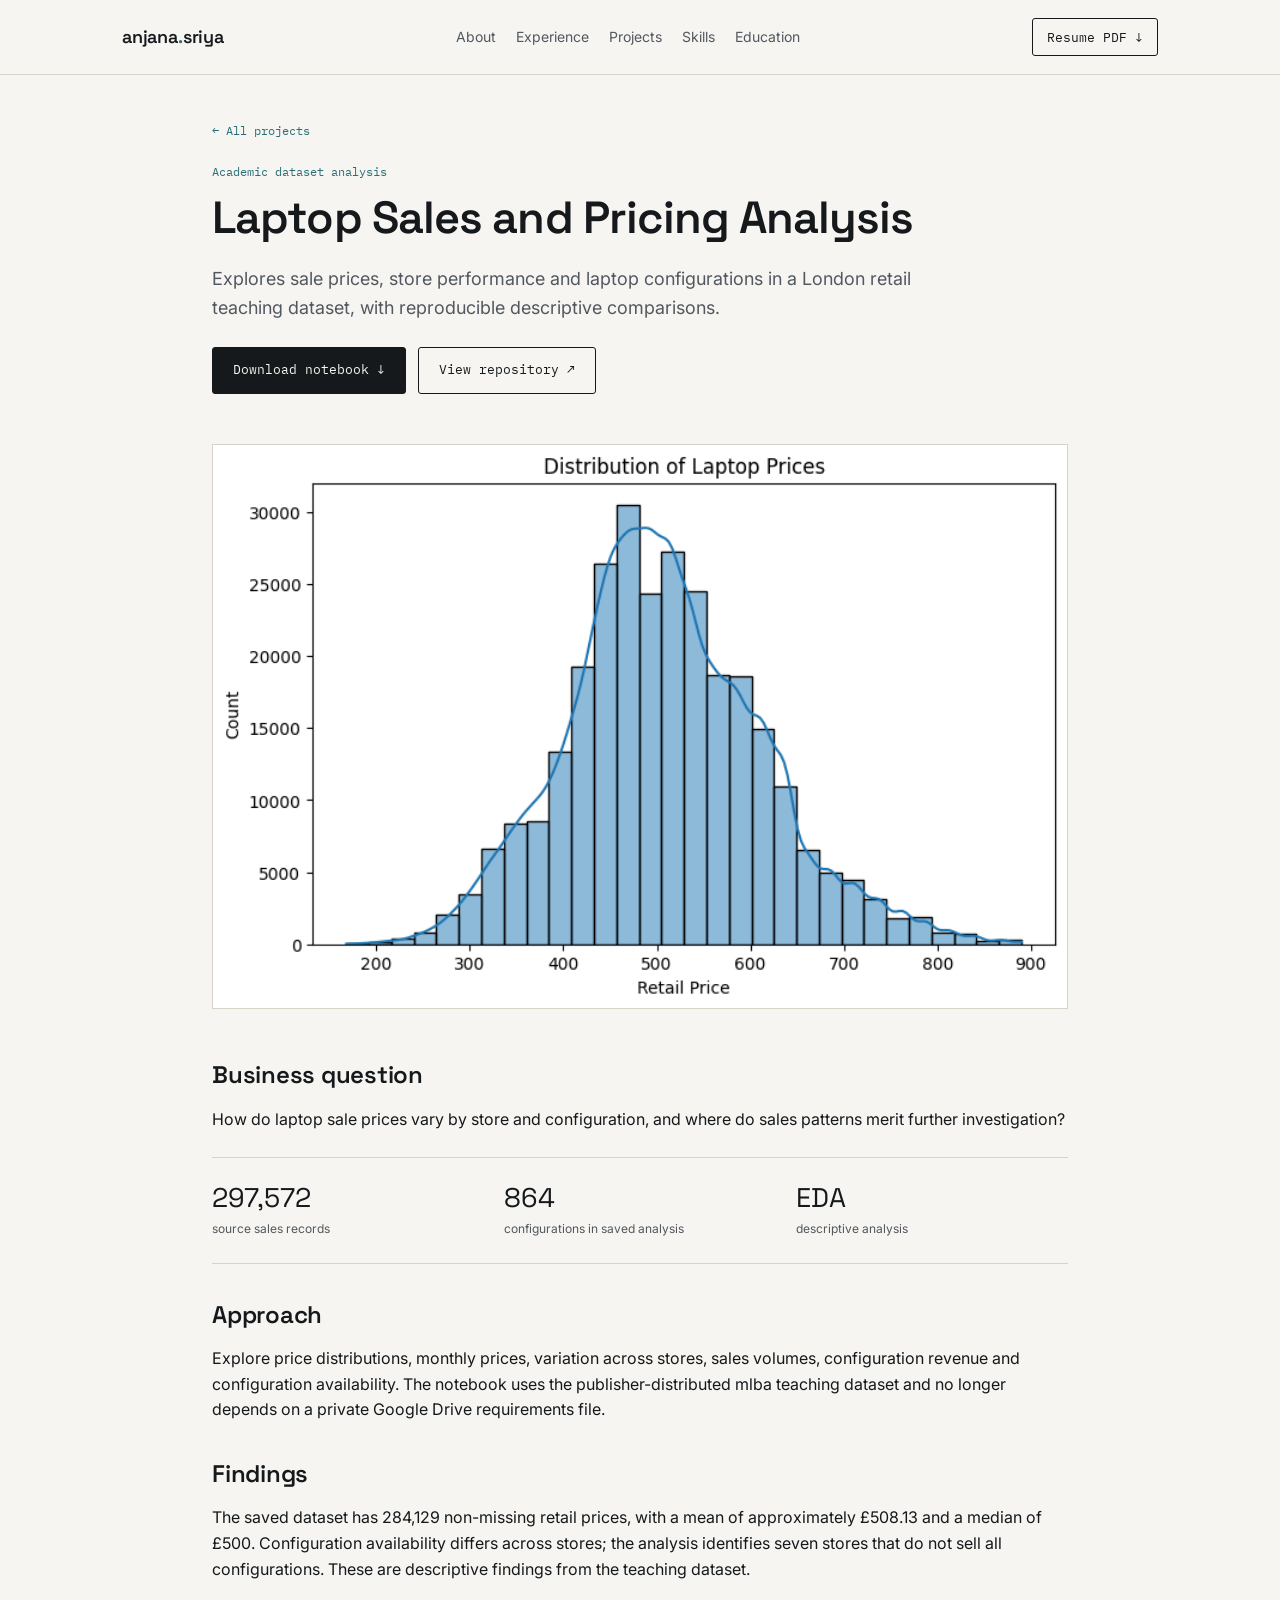
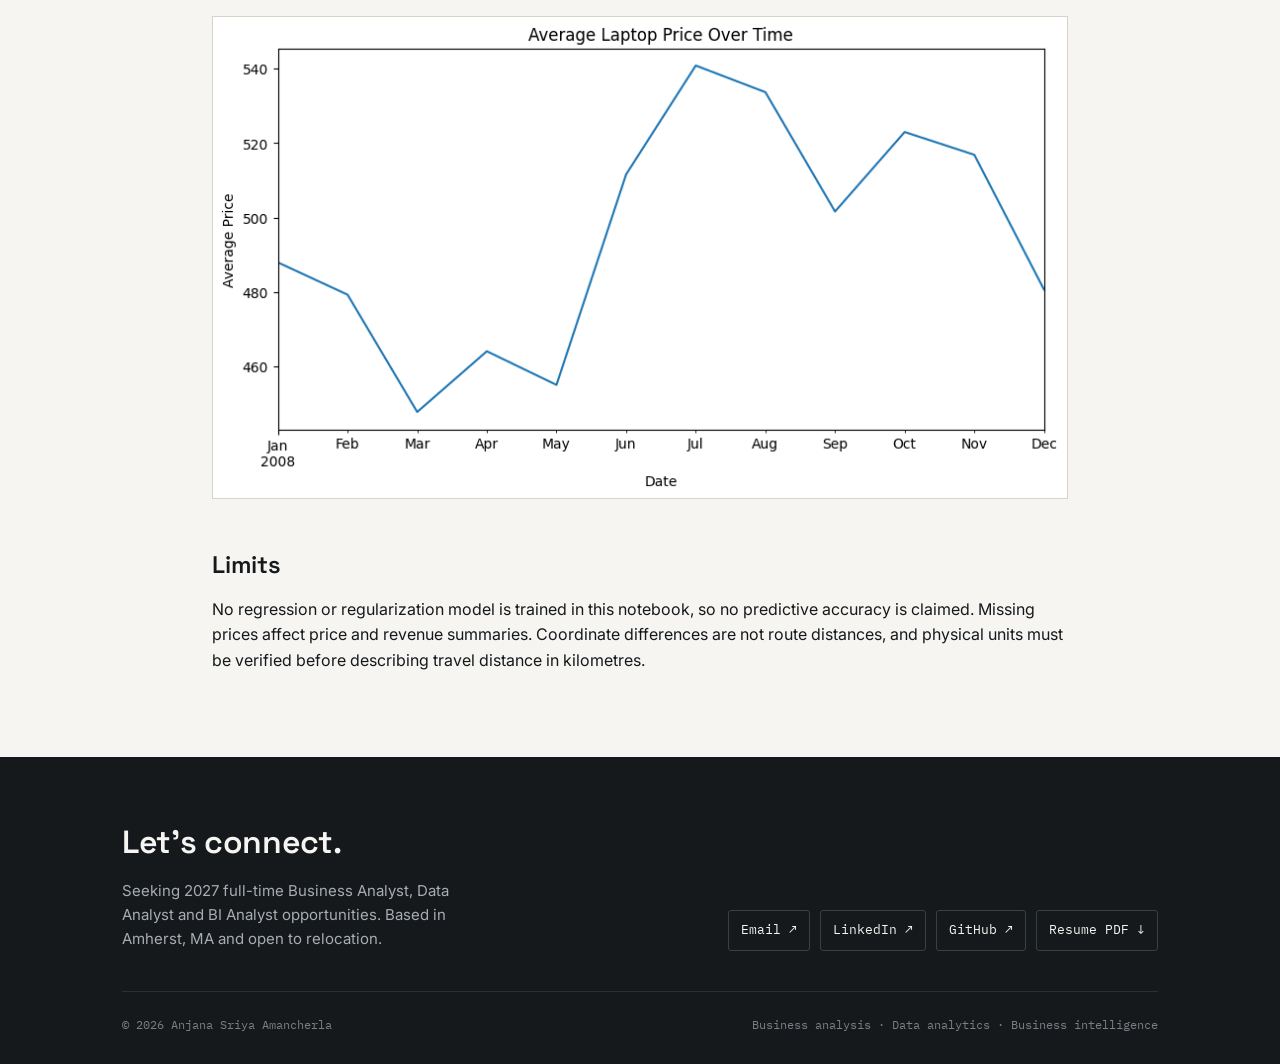
<file: projects/laptop.html>
<!doctype html><html lang="en"><head><meta charset="utf-8"><meta name="viewport" content="width=device-width, initial-scale=1"><title>Laptop Sales and Pricing Analysis | Anjana Sriya Amancherla</title><meta name="description" content="Explores sale prices, store performance and laptop configurations in a London retail teaching dataset, with reproducible descriptive comparisons."><meta name="theme-color" content="#F6F5F1"><link rel="canonical" href="https://anjanasriya20-alt.github.io/Anjana-Sriya-/projects/laptop.html"><meta property="og:type" content="website"><meta property="og:title" content="Laptop Sales and Pricing Analysis | Anjana Sriya Amancherla"><meta property="og:description" content="Explores sale prices, store performance and laptop configurations in a London retail teaching dataset, with reproducible descriptive comparisons."><meta property="og:url" content="https://anjanasriya20-alt.github.io/Anjana-Sriya-/projects/laptop.html"><meta property="og:image" content="https://anjanasriya20-alt.github.io/Anjana-Sriya-/assets/material-planning.png"><meta name="twitter:card" content="summary_large_image"><link rel="preconnect" href="https://fonts.googleapis.com"><link rel="preconnect" href="https://fonts.gstatic.com" crossorigin><link href="https://fonts.googleapis.com/css2?family=Space+Grotesk:wght@400;500;600;700&family=Inter:wght@400;500;600&family=IBM+Plex+Mono:wght@400;500&display=swap" rel="stylesheet"><link rel="stylesheet" href="../assets/site.css"><script src="../assets/site.js" defer></script></head><body><a class="skip-link" href="#main">Skip to content</a><header><nav aria-label="Main navigation"><div class="brand"><a href="../index.html">anjana<span>.</span>sriya</a></div><button class="nav-toggle" type="button" aria-controls="main-nav" aria-expanded="false">Menu</button><div class="nav-links" id="main-nav"><a href="../index.html#about">About</a><a href="../index.html#experience">Experience</a><a href="../index.html#projects">Projects</a><a href="../index.html#skills">Skills</a><a href="../index.html#education">Education</a></div><a class="nav-cta" href="../resume.pdf">Resume PDF ↓</a></nav></header><main class="case-main" id="main"><a class="breadcrumb" href="../index.html#projects">← All projects</a><p class="case-meta">Academic dataset analysis</p><h1>Laptop Sales and Pricing Analysis</h1><p class="case-lead">Explores sale prices, store performance and laptop configurations in a London retail teaching dataset, with reproducible descriptive comparisons.</p><div class="case-actions"><a class="btn btn-solid" href="../Laptop_Price_Prediction.ipynb">Download notebook ↓</a><a class="btn btn-ghost" href="https://github.com/anjanasriya20-alt/Anjana-Sriya-/tree/main" target="_blank" rel="noopener noreferrer">View repository ↗</a></div><img class="case-figure" src="../assets/laptop-1.png" alt="Laptop Sales and Pricing Analysis preview"><h2>Business question</h2><p>How do laptop sale prices vary by store and configuration, and where do sales patterns merit further investigation?</p><div class="facts"><div><b>297,572</b><span>source sales records</span></div><div><b>864</b><span>configurations in saved analysis</span></div><div><b>EDA</b><span>descriptive analysis</span></div></div><h2>Approach</h2><p>Explore price distributions, monthly prices, variation across stores, sales volumes, configuration revenue and configuration availability. The notebook uses the publisher-distributed mlba teaching dataset and no longer depends on a private Google Drive requirements file.</p><h2>Findings</h2><p>The saved dataset has 284,129 non-missing retail prices, with a mean of approximately £508.13 and a median of £500. Configuration availability differs across stores; the analysis identifies seven stores that do not sell all configurations. These are descriptive findings from the teaching dataset.</p><img class="case-figure" src="../assets/laptop-2.png" alt="Average laptop sale price over time in the original analysis"><h2>Limits</h2><p>No regression or regularization model is trained in this notebook, so no predictive accuracy is claimed. Missing prices affect price and revenue summaries. Coordinate differences are not route distances, and physical units must be verified before describing travel distance in kilometres.</p></main><footer id="contact"><div class="wrap"><div class="footer-top"><div><h2>Let’s connect.</h2><p class="lede">Seeking 2027 full-time Business Analyst, Data Analyst and BI Analyst opportunities. Based in Amherst, MA and open to relocation.</p></div><div class="footer-links"><a href="mailto:anjanasriya20@gmail.com">Email ↗</a><a href="https://www.linkedin.com/in/anjanasriya/" target="_blank" rel="noopener noreferrer">LinkedIn ↗</a><a href="https://github.com/anjanasriya20-alt/Anjana-Sriya-" target="_blank" rel="noopener noreferrer">GitHub ↗</a><a href="../resume.pdf">Resume PDF ↓</a></div></div><div class="footer-bottom"><span>© 2026 Anjana Sriya Amancherla</span><span>Business analysis · Data analytics · Business intelligence</span></div></div></footer></body></html>
</file>
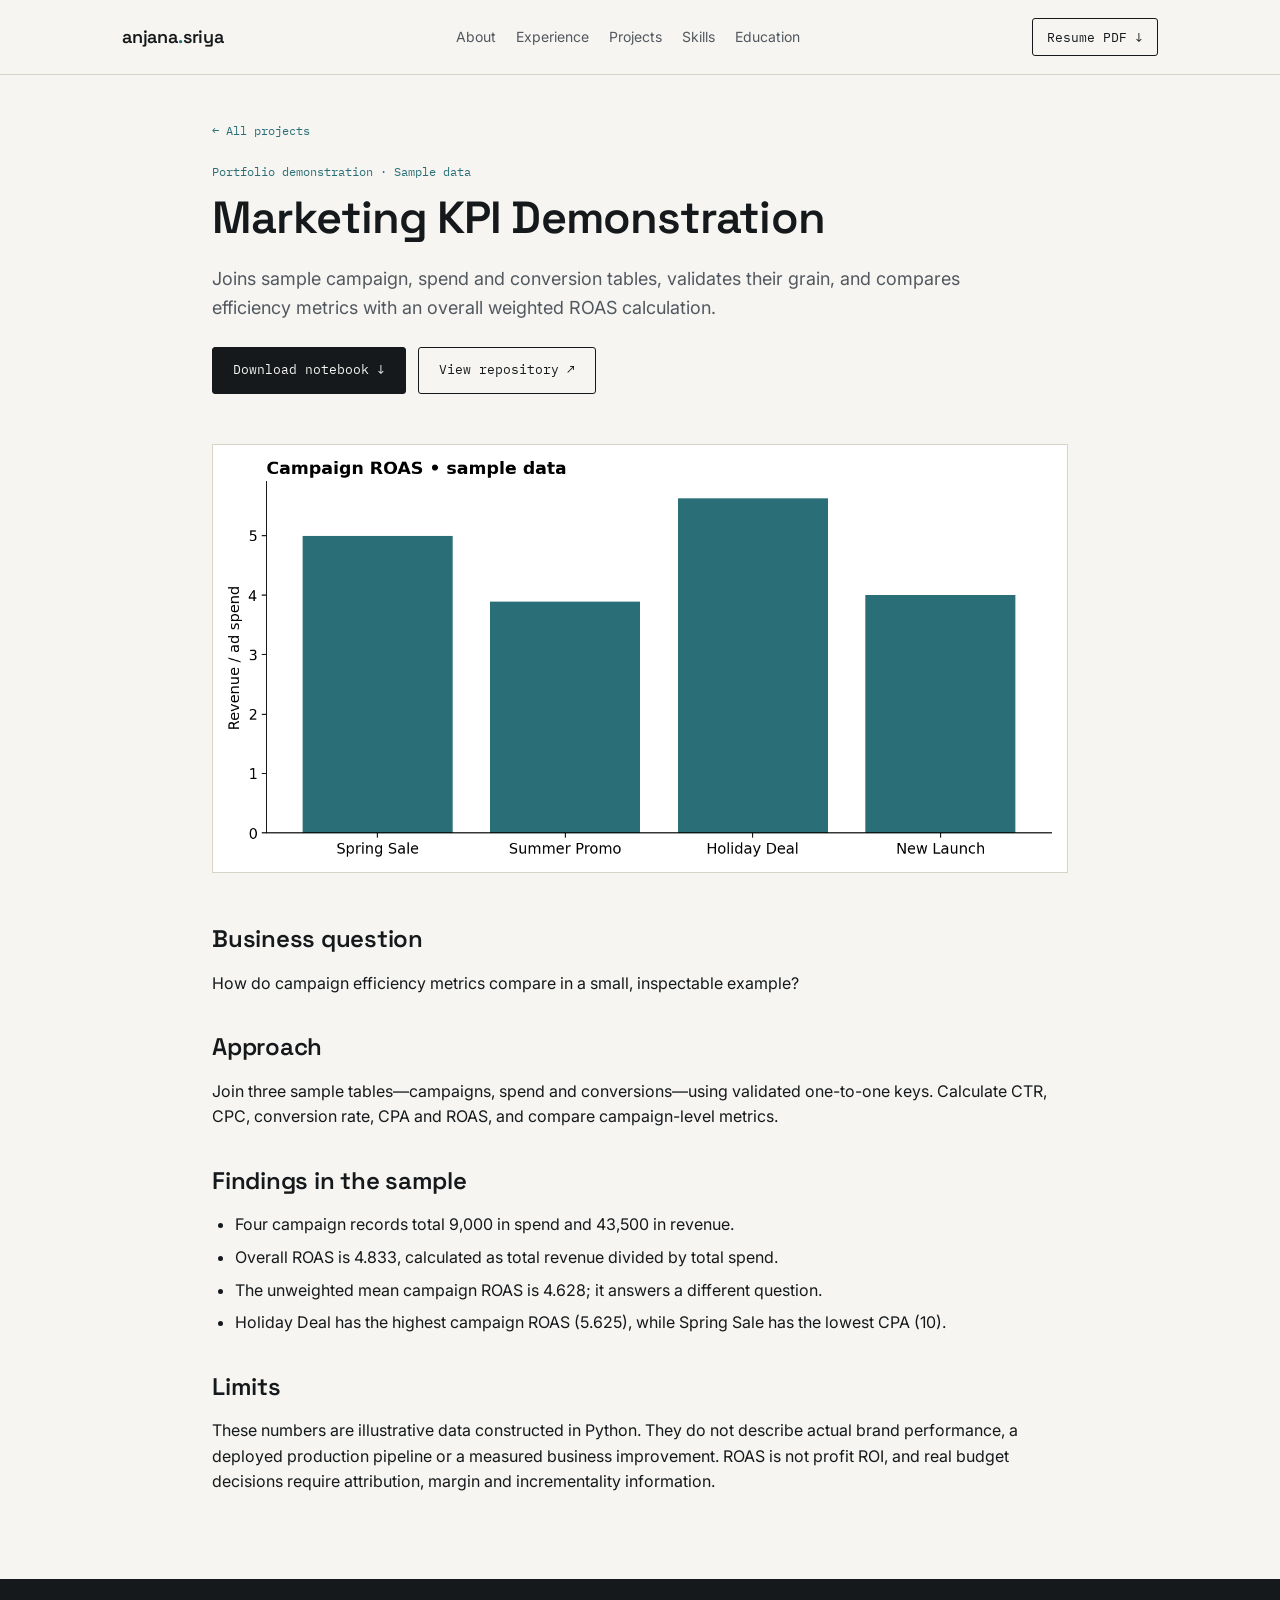
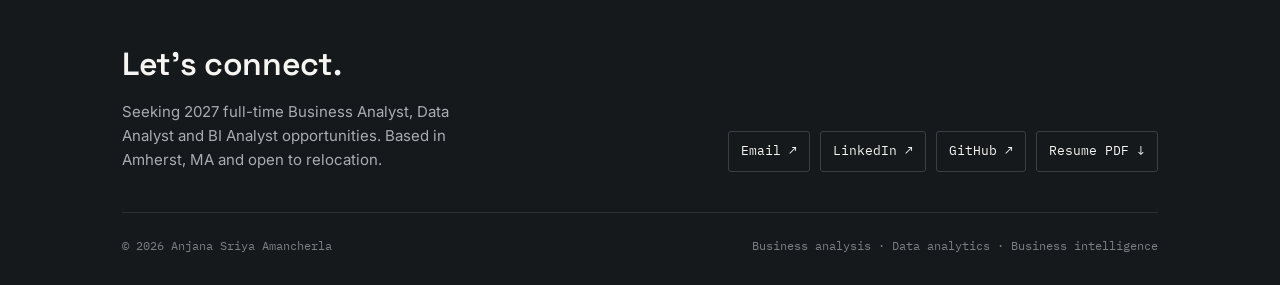
<file: projects/marketing.html>
<!doctype html><html lang="en"><head><meta charset="utf-8"><meta name="viewport" content="width=device-width, initial-scale=1"><title>Marketing KPI Demonstration | Anjana Sriya Amancherla</title><meta name="description" content="Joins sample campaign, spend and conversion tables, validates their grain, and compares efficiency metrics with an overall weighted ROAS calculation."><meta name="theme-color" content="#F6F5F1"><link rel="canonical" href="https://anjanasriya20-alt.github.io/Anjana-Sriya-/projects/marketing.html"><meta property="og:type" content="website"><meta property="og:title" content="Marketing KPI Demonstration | Anjana Sriya Amancherla"><meta property="og:description" content="Joins sample campaign, spend and conversion tables, validates their grain, and compares efficiency metrics with an overall weighted ROAS calculation."><meta property="og:url" content="https://anjanasriya20-alt.github.io/Anjana-Sriya-/projects/marketing.html"><meta property="og:image" content="https://anjanasriya20-alt.github.io/Anjana-Sriya-/assets/material-planning.png"><meta name="twitter:card" content="summary_large_image"><link rel="preconnect" href="https://fonts.googleapis.com"><link rel="preconnect" href="https://fonts.gstatic.com" crossorigin><link href="https://fonts.googleapis.com/css2?family=Space+Grotesk:wght@400;500;600;700&family=Inter:wght@400;500;600&family=IBM+Plex+Mono:wght@400;500&display=swap" rel="stylesheet"><link rel="stylesheet" href="../assets/site.css"><script src="../assets/site.js" defer></script></head><body><a class="skip-link" href="#main">Skip to content</a><header><nav aria-label="Main navigation"><div class="brand"><a href="../index.html">anjana<span>.</span>sriya</a></div><button class="nav-toggle" type="button" aria-controls="main-nav" aria-expanded="false">Menu</button><div class="nav-links" id="main-nav"><a href="../index.html#about">About</a><a href="../index.html#experience">Experience</a><a href="../index.html#projects">Projects</a><a href="../index.html#skills">Skills</a><a href="../index.html#education">Education</a></div><a class="nav-cta" href="../resume.pdf">Resume PDF ↓</a></nav></header><main class="case-main" id="main"><a class="breadcrumb" href="../index.html#projects">← All projects</a><p class="case-meta">Portfolio demonstration · Sample data</p><h1>Marketing KPI Demonstration</h1><p class="case-lead">Joins sample campaign, spend and conversion tables, validates their grain, and compares efficiency metrics with an overall weighted ROAS calculation.</p><div class="case-actions"><a class="btn btn-solid" href="../Marketing_Analytics_Pipeline.ipynb">Download notebook ↓</a><a class="btn btn-ghost" href="https://github.com/anjanasriya20-alt/Anjana-Sriya-/tree/main" target="_blank" rel="noopener noreferrer">View repository ↗</a></div><img class="case-figure" src="../assets/marketing.png" alt="Marketing KPI Demonstration preview"><h2>Business question</h2><p>How do campaign efficiency metrics compare in a small, inspectable example?</p><h2>Approach</h2><p>Join three sample tables—campaigns, spend and conversions—using validated one-to-one keys. Calculate CTR, CPC, conversion rate, CPA and ROAS, and compare campaign-level metrics.</p><h2>Findings in the sample</h2><ul><li>Four campaign records total 9,000 in spend and 43,500 in revenue.</li><li>Overall ROAS is 4.833, calculated as total revenue divided by total spend.</li><li>The unweighted mean campaign ROAS is 4.628; it answers a different question.</li><li>Holiday Deal has the highest campaign ROAS (5.625), while Spring Sale has the lowest CPA (10).</li></ul><h2>Limits</h2><p>These numbers are illustrative data constructed in Python. They do not describe actual brand performance, a deployed production pipeline or a measured business improvement. ROAS is not profit ROI, and real budget decisions require attribution, margin and incrementality information.</p></main><footer id="contact"><div class="wrap"><div class="footer-top"><div><h2>Let’s connect.</h2><p class="lede">Seeking 2027 full-time Business Analyst, Data Analyst and BI Analyst opportunities. Based in Amherst, MA and open to relocation.</p></div><div class="footer-links"><a href="mailto:anjanasriya20@gmail.com">Email ↗</a><a href="https://www.linkedin.com/in/anjanasriya/" target="_blank" rel="noopener noreferrer">LinkedIn ↗</a><a href="https://github.com/anjanasriya20-alt/Anjana-Sriya-" target="_blank" rel="noopener noreferrer">GitHub ↗</a><a href="../resume.pdf">Resume PDF ↓</a></div></div><div class="footer-bottom"><span>© 2026 Anjana Sriya Amancherla</span><span>Business analysis · Data analytics · Business intelligence</span></div></div></footer></body></html>
</file>
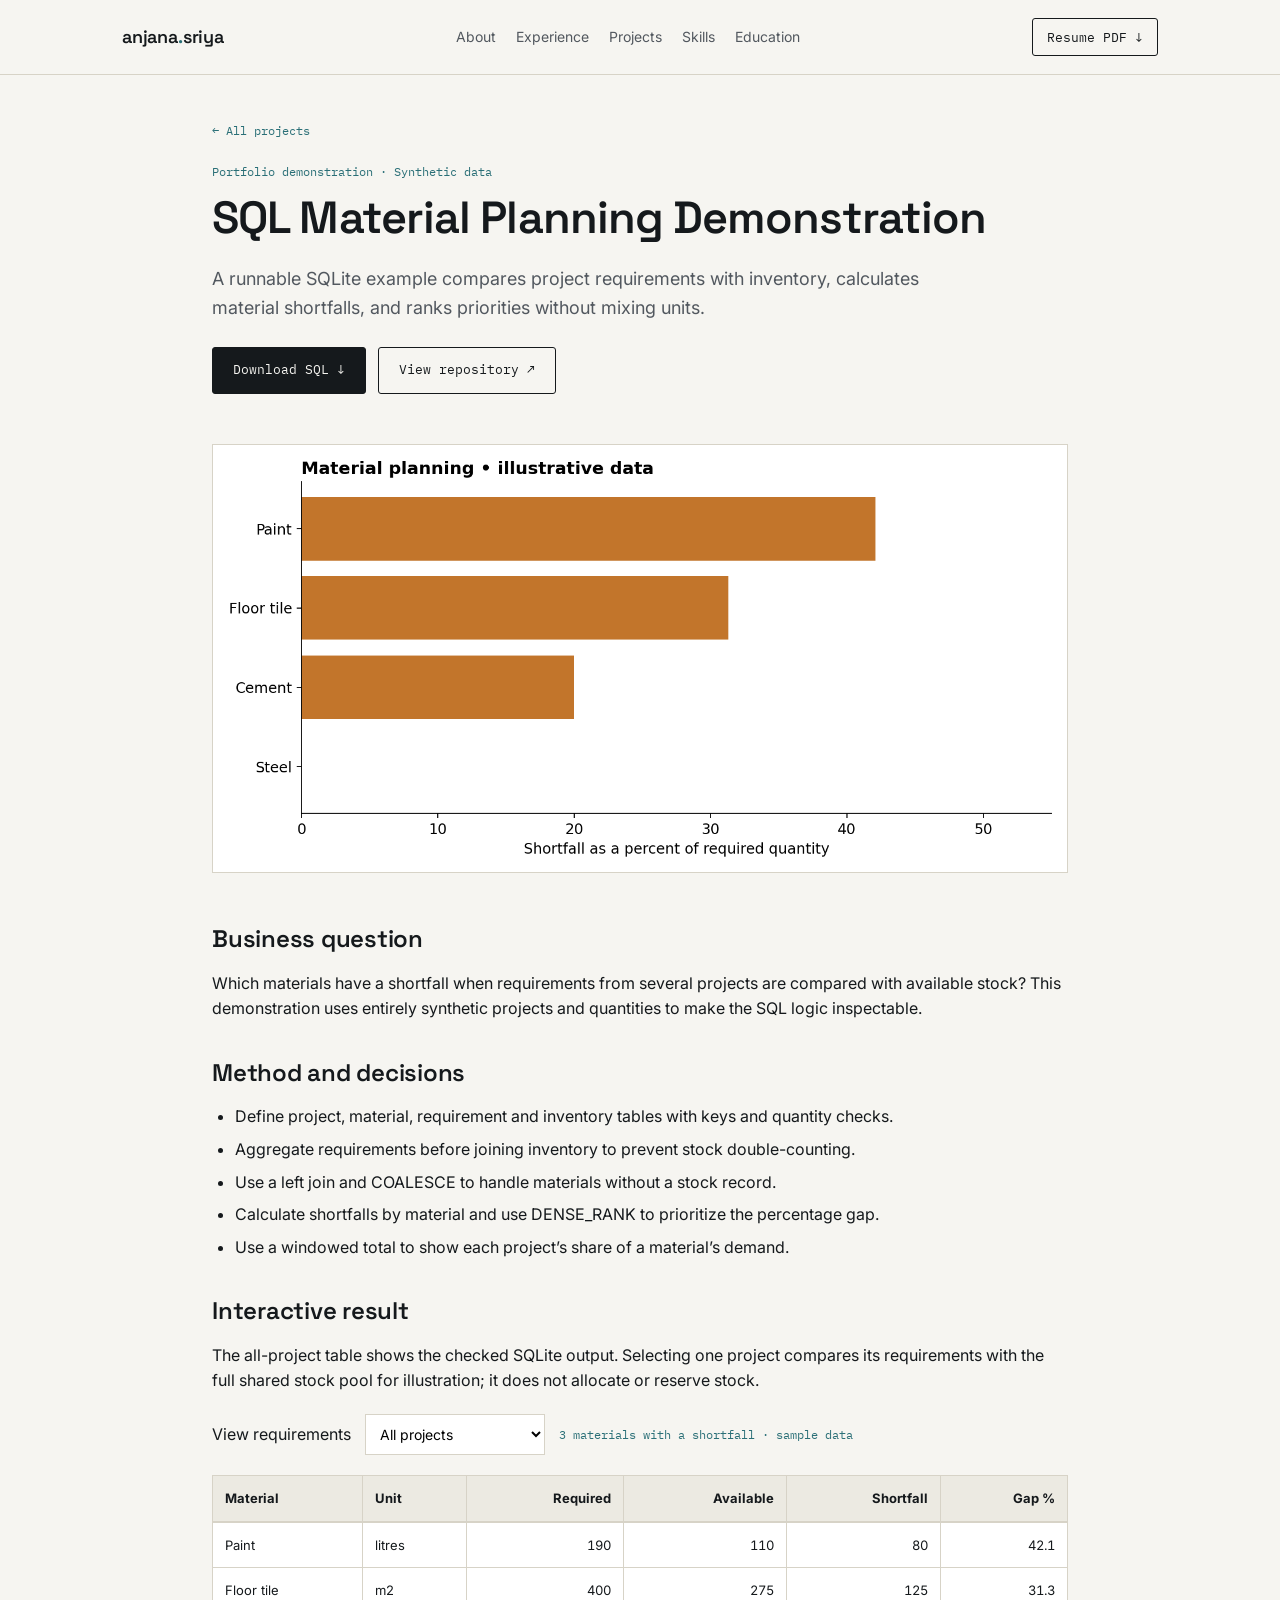
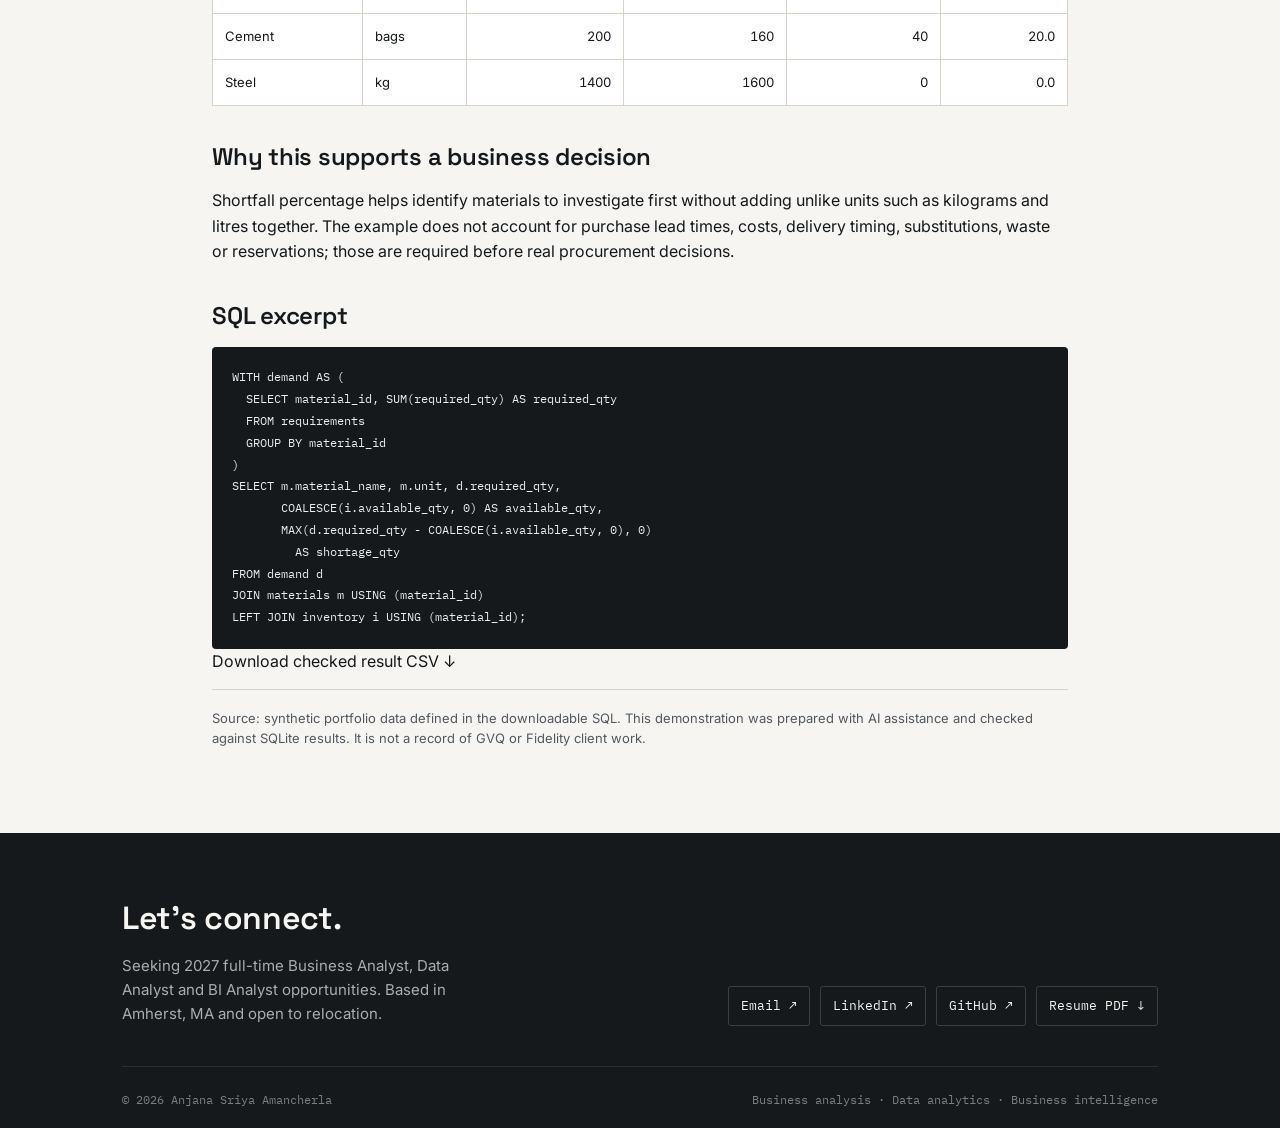
<file: projects/material-planning.html>
<!doctype html><html lang="en"><head><meta charset="utf-8"><meta name="viewport" content="width=device-width, initial-scale=1"><title>SQL Material Planning Demonstration | Anjana Sriya Amancherla</title><meta name="description" content="A runnable SQLite example compares project requirements with inventory, calculates material shortfalls, and ranks priorities without mixing units."><meta name="theme-color" content="#F6F5F1"><link rel="canonical" href="https://anjanasriya20-alt.github.io/Anjana-Sriya-/projects/material-planning.html"><meta property="og:type" content="website"><meta property="og:title" content="SQL Material Planning Demonstration | Anjana Sriya Amancherla"><meta property="og:description" content="A runnable SQLite example compares project requirements with inventory, calculates material shortfalls, and ranks priorities without mixing units."><meta property="og:url" content="https://anjanasriya20-alt.github.io/Anjana-Sriya-/projects/material-planning.html"><meta property="og:image" content="https://anjanasriya20-alt.github.io/Anjana-Sriya-/assets/material-planning.png"><meta name="twitter:card" content="summary_large_image"><link rel="preconnect" href="https://fonts.googleapis.com"><link rel="preconnect" href="https://fonts.gstatic.com" crossorigin><link href="https://fonts.googleapis.com/css2?family=Space+Grotesk:wght@400;500;600;700&family=Inter:wght@400;500;600&family=IBM+Plex+Mono:wght@400;500&display=swap" rel="stylesheet"><link rel="stylesheet" href="../assets/site.css"><script src="../assets/site.js" defer></script></head><body><a class="skip-link" href="#main">Skip to content</a><header><nav aria-label="Main navigation"><div class="brand"><a href="../index.html">anjana<span>.</span>sriya</a></div><button class="nav-toggle" type="button" aria-controls="main-nav" aria-expanded="false">Menu</button><div class="nav-links" id="main-nav"><a href="../index.html#about">About</a><a href="../index.html#experience">Experience</a><a href="../index.html#projects">Projects</a><a href="../index.html#skills">Skills</a><a href="../index.html#education">Education</a></div><a class="nav-cta" href="../resume.pdf">Resume PDF ↓</a></nav></header><main class="case-main" id="main"><a class="breadcrumb" href="../index.html#projects">← All projects</a><p class="case-meta">Portfolio demonstration · Synthetic data</p><h1>SQL Material Planning Demonstration</h1><p class="case-lead">A runnable SQLite example compares project requirements with inventory, calculates material shortfalls, and ranks priorities without mixing units.</p><div class="case-actions"><a class="btn btn-solid" href="../examples/material-planning.sql">Download SQL ↓</a><a class="btn btn-ghost" href="https://github.com/anjanasriya20-alt/Anjana-Sriya-/tree/main" target="_blank" rel="noopener noreferrer">View repository ↗</a></div><img class="case-figure" src="../assets/material-planning.png" alt="SQL Material Planning Demonstration preview"><h2>Business question</h2><p>Which materials have a shortfall when requirements from several projects are compared with available stock? This demonstration uses entirely synthetic projects and quantities to make the SQL logic inspectable.</p><h2>Method and decisions</h2><ul><li>Define project, material, requirement and inventory tables with keys and quantity checks.</li><li>Aggregate requirements before joining inventory to prevent stock double-counting.</li><li>Use a left join and COALESCE to handle materials without a stock record.</li><li>Calculate shortfalls by material and use DENSE_RANK to prioritize the percentage gap.</li><li>Use a windowed total to show each project’s share of a material’s demand.</li></ul><h2>Interactive result</h2><p>The all-project table shows the checked SQLite output. Selecting one project compares its requirements with the full shared stock pool for illustration; it does not allocate or reserve stock.</p><div class="control-row"><label for="project-select">View requirements</label><select id="project-select"><option value="all">All projects</option></select><span class="status" id="plan-status" aria-live="polite">Loading example…</span></div><div class="table-wrap"><table><caption class="sr-only">Material requirements and inventory comparison</caption><thead><tr><th>Material</th><th>Unit</th><th class="num">Required</th><th class="num">Available</th><th class="num">Shortfall</th><th class="num">Gap %</th></tr></thead><tbody id="plan-body"></tbody></table></div><noscript><p>Enable JavaScript for filtering, or download the CSV and runnable SQL above.</p></noscript><h2>Why this supports a business decision</h2><p>Shortfall percentage helps identify materials to investigate first without adding unlike units such as kilograms and litres together. The example does not account for purchase lead times, costs, delivery timing, substitutions, waste or reservations; those are required before real procurement decisions.</p><h2>SQL excerpt</h2><pre><code>WITH demand AS (
  SELECT material_id, SUM(required_qty) AS required_qty
  FROM requirements
  GROUP BY material_id
)
SELECT m.material_name, m.unit, d.required_qty,
       COALESCE(i.available_qty, 0) AS available_qty,
       MAX(d.required_qty - COALESCE(i.available_qty, 0), 0)
         AS shortage_qty
FROM demand d
JOIN materials m USING (material_id)
LEFT JOIN inventory i USING (material_id);</code></pre><p><a href="../data/material-plan.csv">Download checked result CSV ↓</a></p><p class="source-note">Source: synthetic portfolio data defined in the downloadable SQL. This demonstration was prepared with AI assistance and checked against SQLite results. It is not a record of GVQ or Fidelity client work.</p><script src="../assets/material-planning.js" defer></script></main><footer id="contact"><div class="wrap"><div class="footer-top"><div><h2>Let’s connect.</h2><p class="lede">Seeking 2027 full-time Business Analyst, Data Analyst and BI Analyst opportunities. Based in Amherst, MA and open to relocation.</p></div><div class="footer-links"><a href="mailto:anjanasriya20@gmail.com">Email ↗</a><a href="https://www.linkedin.com/in/anjanasriya/" target="_blank" rel="noopener noreferrer">LinkedIn ↗</a><a href="https://github.com/anjanasriya20-alt/Anjana-Sriya-" target="_blank" rel="noopener noreferrer">GitHub ↗</a><a href="../resume.pdf">Resume PDF ↓</a></div></div><div class="footer-bottom"><span>© 2026 Anjana Sriya Amancherla</span><span>Business analysis · Data analytics · Business intelligence</span></div></div></footer></body></html>
</file>
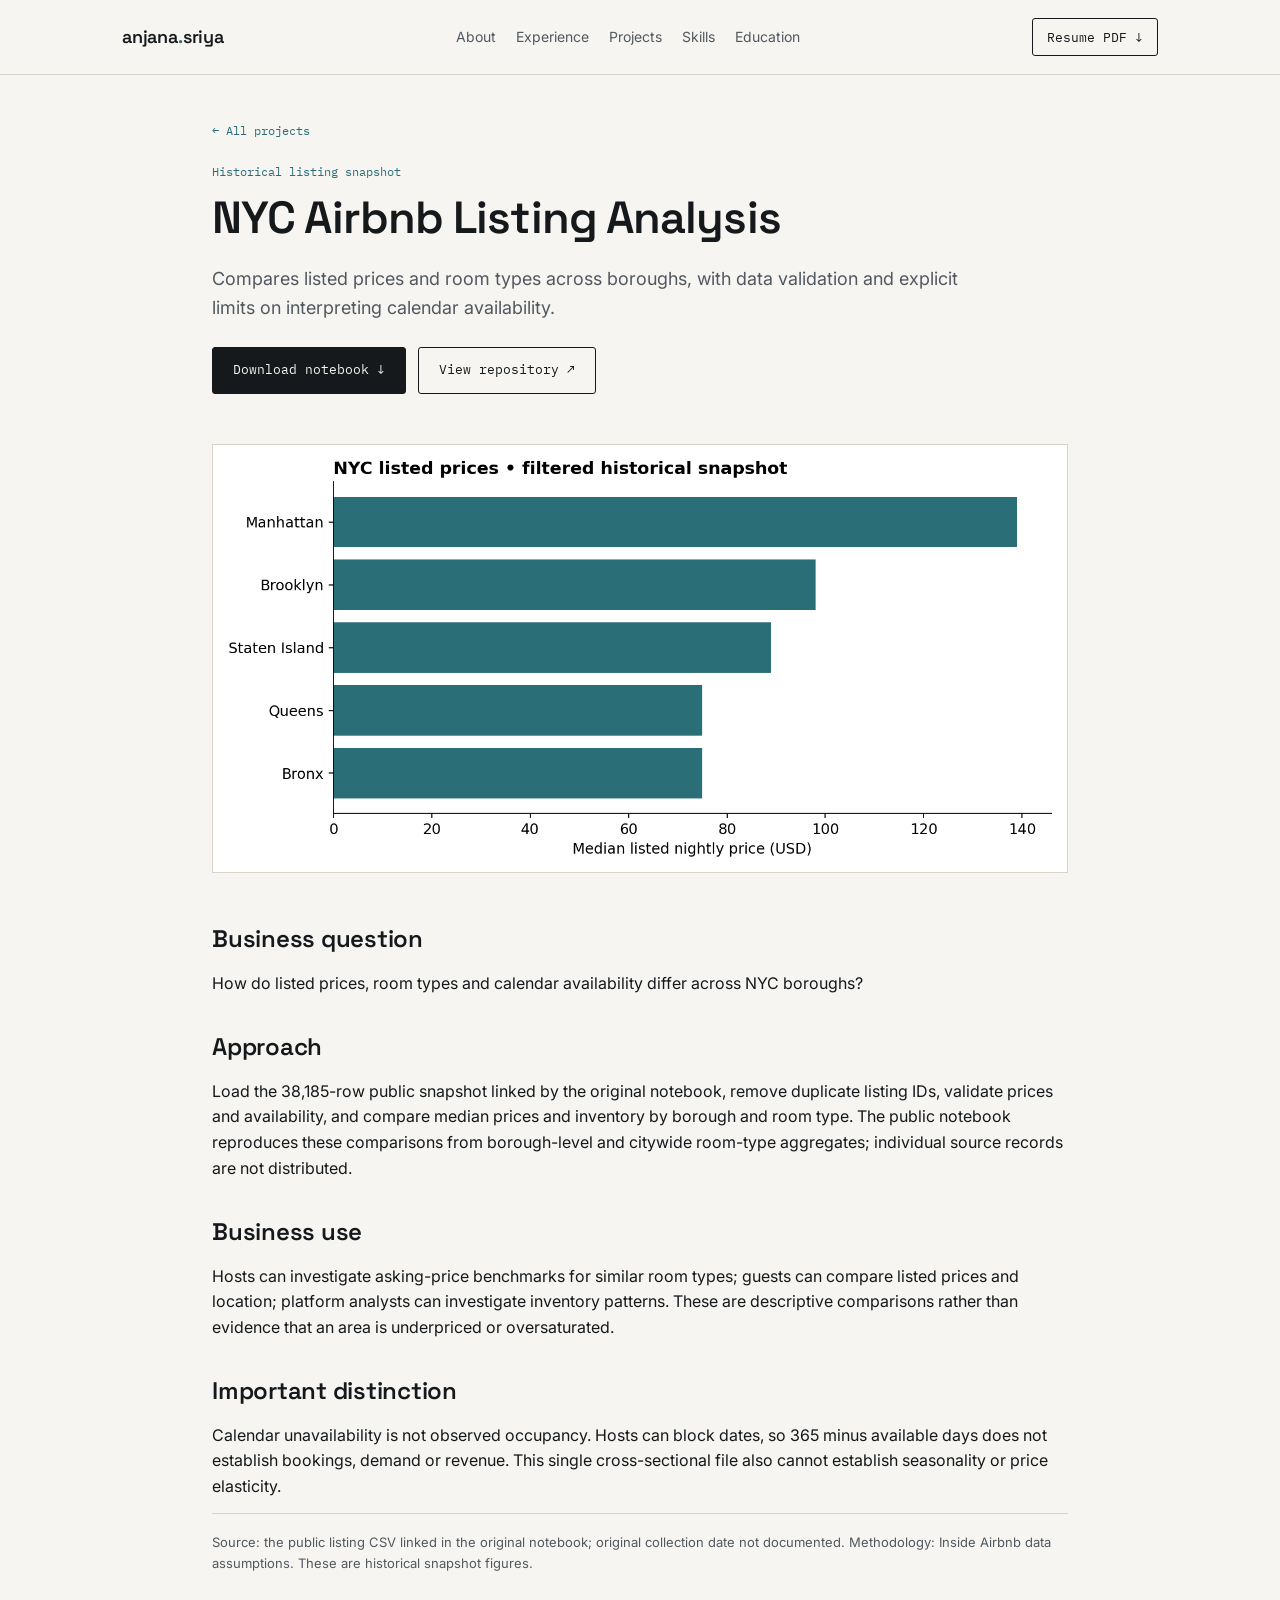
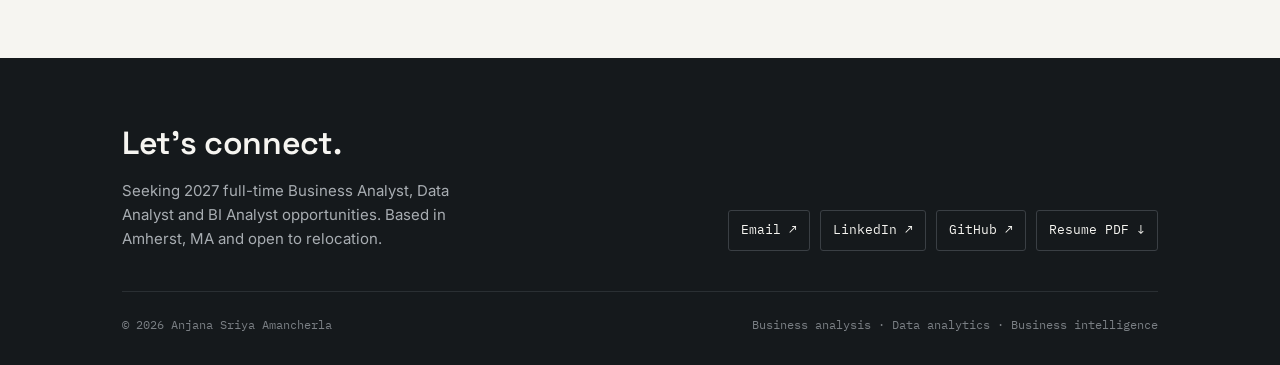
<file: projects/nyc-airbnb.html>
<!doctype html><html lang="en"><head><meta charset="utf-8"><meta name="viewport" content="width=device-width, initial-scale=1"><title>NYC Airbnb Listing Analysis | Anjana Sriya Amancherla</title><meta name="description" content="Compares listed prices and room types across boroughs, with data validation and explicit limits on interpreting calendar availability."><meta name="theme-color" content="#F6F5F1"><link rel="canonical" href="https://anjanasriya20-alt.github.io/Anjana-Sriya-/projects/nyc-airbnb.html"><meta property="og:type" content="website"><meta property="og:title" content="NYC Airbnb Listing Analysis | Anjana Sriya Amancherla"><meta property="og:description" content="Compares listed prices and room types across boroughs, with data validation and explicit limits on interpreting calendar availability."><meta property="og:url" content="https://anjanasriya20-alt.github.io/Anjana-Sriya-/projects/nyc-airbnb.html"><meta property="og:image" content="https://anjanasriya20-alt.github.io/Anjana-Sriya-/assets/material-planning.png"><meta name="twitter:card" content="summary_large_image"><link rel="preconnect" href="https://fonts.googleapis.com"><link rel="preconnect" href="https://fonts.gstatic.com" crossorigin><link href="https://fonts.googleapis.com/css2?family=Space+Grotesk:wght@400;500;600;700&family=Inter:wght@400;500;600&family=IBM+Plex+Mono:wght@400;500&display=swap" rel="stylesheet"><link rel="stylesheet" href="../assets/site.css"><script src="../assets/site.js" defer></script></head><body><a class="skip-link" href="#main">Skip to content</a><header><nav aria-label="Main navigation"><div class="brand"><a href="../index.html">anjana<span>.</span>sriya</a></div><button class="nav-toggle" type="button" aria-controls="main-nav" aria-expanded="false">Menu</button><div class="nav-links" id="main-nav"><a href="../index.html#about">About</a><a href="../index.html#experience">Experience</a><a href="../index.html#projects">Projects</a><a href="../index.html#skills">Skills</a><a href="../index.html#education">Education</a></div><a class="nav-cta" href="../resume.pdf">Resume PDF ↓</a></nav></header><main class="case-main" id="main"><a class="breadcrumb" href="../index.html#projects">← All projects</a><p class="case-meta">Historical listing snapshot</p><h1>NYC Airbnb Listing Analysis</h1><p class="case-lead">Compares listed prices and room types across boroughs, with data validation and explicit limits on interpreting calendar availability.</p><div class="case-actions"><a class="btn btn-solid" href="../NYC_Airbnb_Analysis.ipynb">Download notebook ↓</a><a class="btn btn-ghost" href="https://github.com/anjanasriya20-alt/Anjana-Sriya-/tree/main" target="_blank" rel="noopener noreferrer">View repository ↗</a></div><img class="case-figure" src="../assets/nyc.png" alt="NYC Airbnb Listing Analysis preview"><h2>Business question</h2><p>How do listed prices, room types and calendar availability differ across NYC boroughs?</p><h2>Approach</h2><p>Load the 38,185-row public snapshot linked by the original notebook, remove duplicate listing IDs, validate prices and availability, and compare median prices and inventory by borough and room type. The public notebook reproduces these comparisons from borough-level and citywide room-type aggregates; individual source records are not distributed.</p><h2>Business use</h2><p>Hosts can investigate asking-price benchmarks for similar room types; guests can compare listed prices and location; platform analysts can investigate inventory patterns. These are descriptive comparisons rather than evidence that an area is underpriced or oversaturated.</p><h2>Important distinction</h2><p>Calendar unavailability is not observed occupancy. Hosts can block dates, so 365 minus available days does not establish bookings, demand or revenue. This single cross-sectional file also cannot establish seasonality or price elasticity.</p><p class="source-note">Source: the public listing CSV linked in the original notebook; original collection date not documented. Methodology: <a href="https://insideairbnb.com/data-assumptions/">Inside Airbnb data assumptions</a>. These are historical snapshot figures.</p></main><footer id="contact"><div class="wrap"><div class="footer-top"><div><h2>Let’s connect.</h2><p class="lede">Seeking 2027 full-time Business Analyst, Data Analyst and BI Analyst opportunities. Based in Amherst, MA and open to relocation.</p></div><div class="footer-links"><a href="mailto:anjanasriya20@gmail.com">Email ↗</a><a href="https://www.linkedin.com/in/anjanasriya/" target="_blank" rel="noopener noreferrer">LinkedIn ↗</a><a href="https://github.com/anjanasriya20-alt/Anjana-Sriya-" target="_blank" rel="noopener noreferrer">GitHub ↗</a><a href="../resume.pdf">Resume PDF ↓</a></div></div><div class="footer-bottom"><span>© 2026 Anjana Sriya Amancherla</span><span>Business analysis · Data analytics · Business intelligence</span></div></div></footer></body></html>
</file>
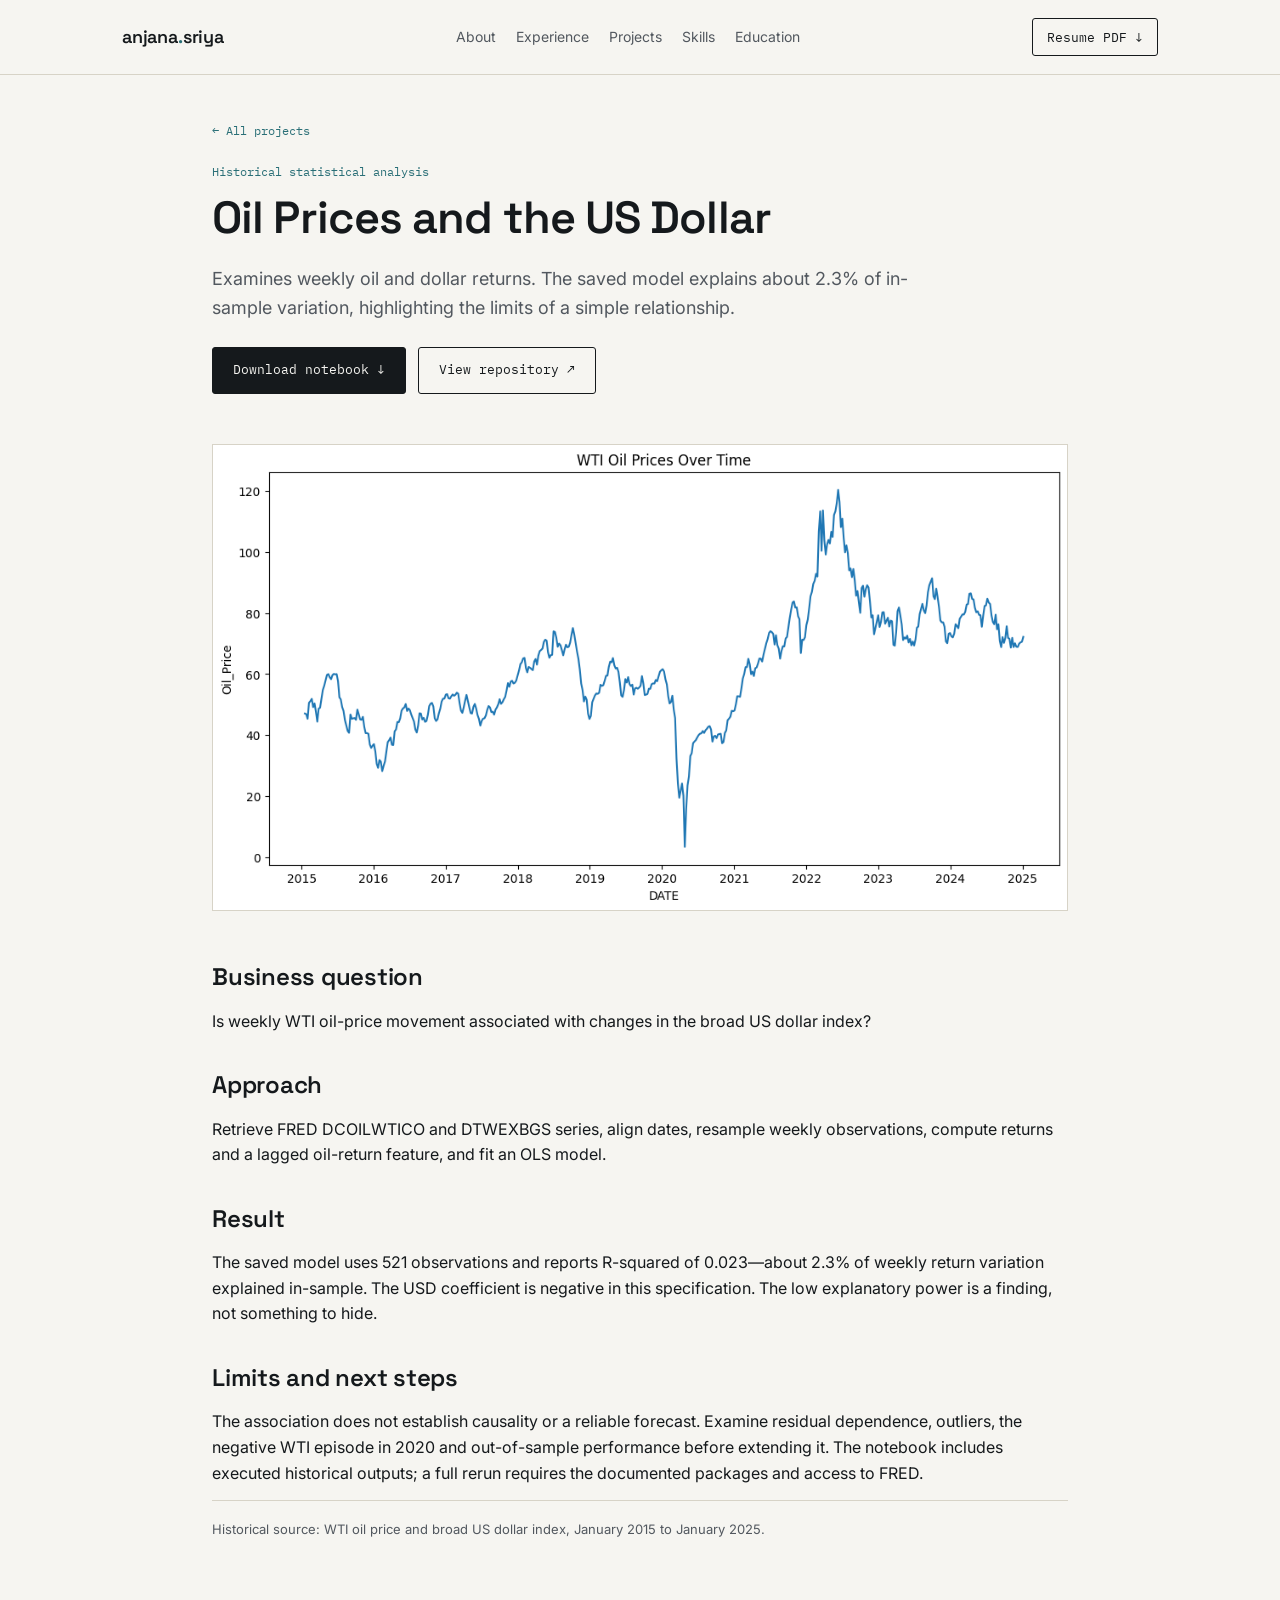
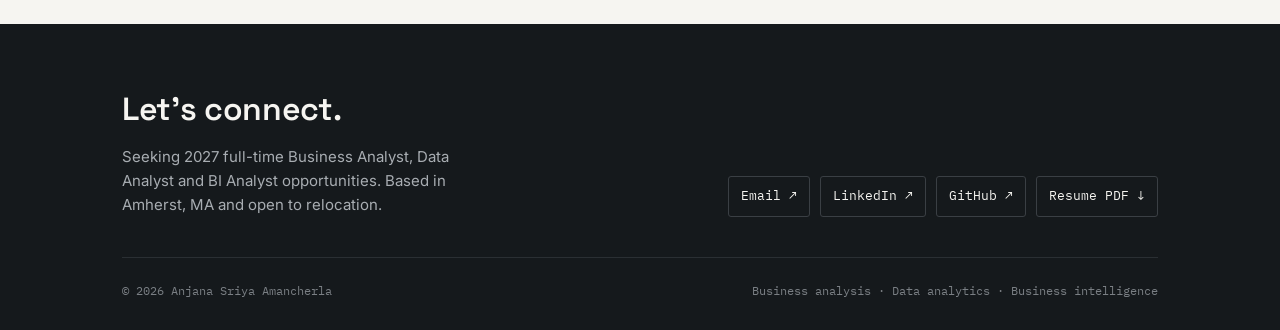
<file: projects/oil-dollar.html>
<!doctype html><html lang="en"><head><meta charset="utf-8"><meta name="viewport" content="width=device-width, initial-scale=1"><title>Oil Prices and the US Dollar | Anjana Sriya Amancherla</title><meta name="description" content="Examines weekly oil and dollar returns. The saved model explains about 2.3% of in-sample variation, highlighting the limits of a simple relationship."><meta name="theme-color" content="#F6F5F1"><link rel="canonical" href="https://anjanasriya20-alt.github.io/Anjana-Sriya-/projects/oil-dollar.html"><meta property="og:type" content="website"><meta property="og:title" content="Oil Prices and the US Dollar | Anjana Sriya Amancherla"><meta property="og:description" content="Examines weekly oil and dollar returns. The saved model explains about 2.3% of in-sample variation, highlighting the limits of a simple relationship."><meta property="og:url" content="https://anjanasriya20-alt.github.io/Anjana-Sriya-/projects/oil-dollar.html"><meta property="og:image" content="https://anjanasriya20-alt.github.io/Anjana-Sriya-/assets/material-planning.png"><meta name="twitter:card" content="summary_large_image"><link rel="preconnect" href="https://fonts.googleapis.com"><link rel="preconnect" href="https://fonts.gstatic.com" crossorigin><link href="https://fonts.googleapis.com/css2?family=Space+Grotesk:wght@400;500;600;700&family=Inter:wght@400;500;600&family=IBM+Plex+Mono:wght@400;500&display=swap" rel="stylesheet"><link rel="stylesheet" href="../assets/site.css"><script src="../assets/site.js" defer></script></head><body><a class="skip-link" href="#main">Skip to content</a><header><nav aria-label="Main navigation"><div class="brand"><a href="../index.html">anjana<span>.</span>sriya</a></div><button class="nav-toggle" type="button" aria-controls="main-nav" aria-expanded="false">Menu</button><div class="nav-links" id="main-nav"><a href="../index.html#about">About</a><a href="../index.html#experience">Experience</a><a href="../index.html#projects">Projects</a><a href="../index.html#skills">Skills</a><a href="../index.html#education">Education</a></div><a class="nav-cta" href="../resume.pdf">Resume PDF ↓</a></nav></header><main class="case-main" id="main"><a class="breadcrumb" href="../index.html#projects">← All projects</a><p class="case-meta">Historical statistical analysis</p><h1>Oil Prices and the US Dollar</h1><p class="case-lead">Examines weekly oil and dollar returns. The saved model explains about 2.3% of in-sample variation, highlighting the limits of a simple relationship.</p><div class="case-actions"><a class="btn btn-solid" href="../Oil_Price_USD_Analysis.ipynb">Download notebook ↓</a><a class="btn btn-ghost" href="https://github.com/anjanasriya20-alt/Anjana-Sriya-/tree/main" target="_blank" rel="noopener noreferrer">View repository ↗</a></div><img class="case-figure" src="../assets/oil-1.png" alt="Oil Prices and the US Dollar preview"><h2>Business question</h2><p>Is weekly WTI oil-price movement associated with changes in the broad US dollar index?</p><h2>Approach</h2><p>Retrieve FRED DCOILWTICO and DTWEXBGS series, align dates, resample weekly observations, compute returns and a lagged oil-return feature, and fit an OLS model.</p><h2>Result</h2><p>The saved model uses 521 observations and reports R-squared of 0.023—about 2.3% of weekly return variation explained in-sample. The USD coefficient is negative in this specification. The low explanatory power is a finding, not something to hide.</p><h2>Limits and next steps</h2><p>The association does not establish causality or a reliable forecast. Examine residual dependence, outliers, the negative WTI episode in 2020 and out-of-sample performance before extending it. The notebook includes executed historical outputs; a full rerun requires the documented packages and access to FRED.</p><p class="source-note">Historical source: <a href="https://fred.stlouisfed.org/series/DCOILWTICO">WTI oil price</a> and <a href="https://fred.stlouisfed.org/series/DTWEXBGS">broad US dollar index</a>, January 2015 to January 2025.</p></main><footer id="contact"><div class="wrap"><div class="footer-top"><div><h2>Let’s connect.</h2><p class="lede">Seeking 2027 full-time Business Analyst, Data Analyst and BI Analyst opportunities. Based in Amherst, MA and open to relocation.</p></div><div class="footer-links"><a href="mailto:anjanasriya20@gmail.com">Email ↗</a><a href="https://www.linkedin.com/in/anjanasriya/" target="_blank" rel="noopener noreferrer">LinkedIn ↗</a><a href="https://github.com/anjanasriya20-alt/Anjana-Sriya-" target="_blank" rel="noopener noreferrer">GitHub ↗</a><a href="../resume.pdf">Resume PDF ↓</a></div></div><div class="footer-bottom"><span>© 2026 Anjana Sriya Amancherla</span><span>Business analysis · Data analytics · Business intelligence</span></div></div></footer></body></html>
</file>
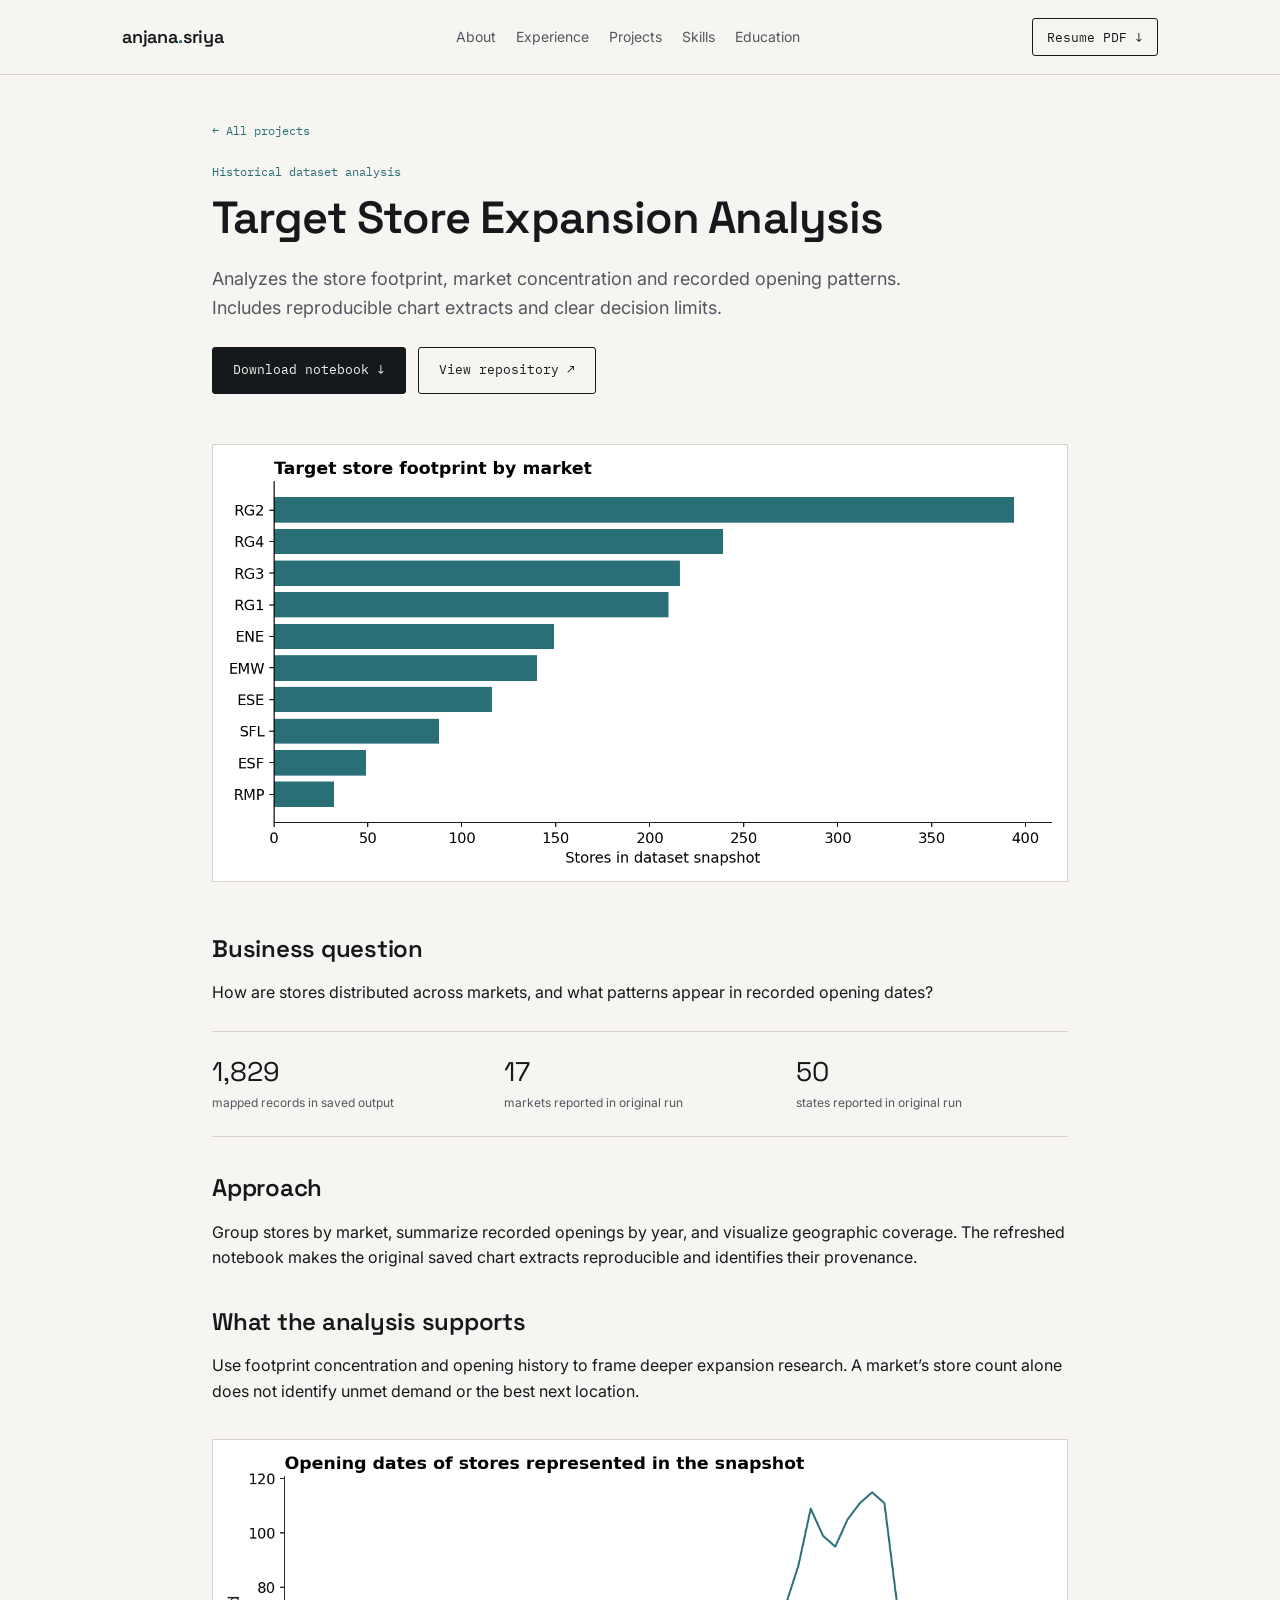
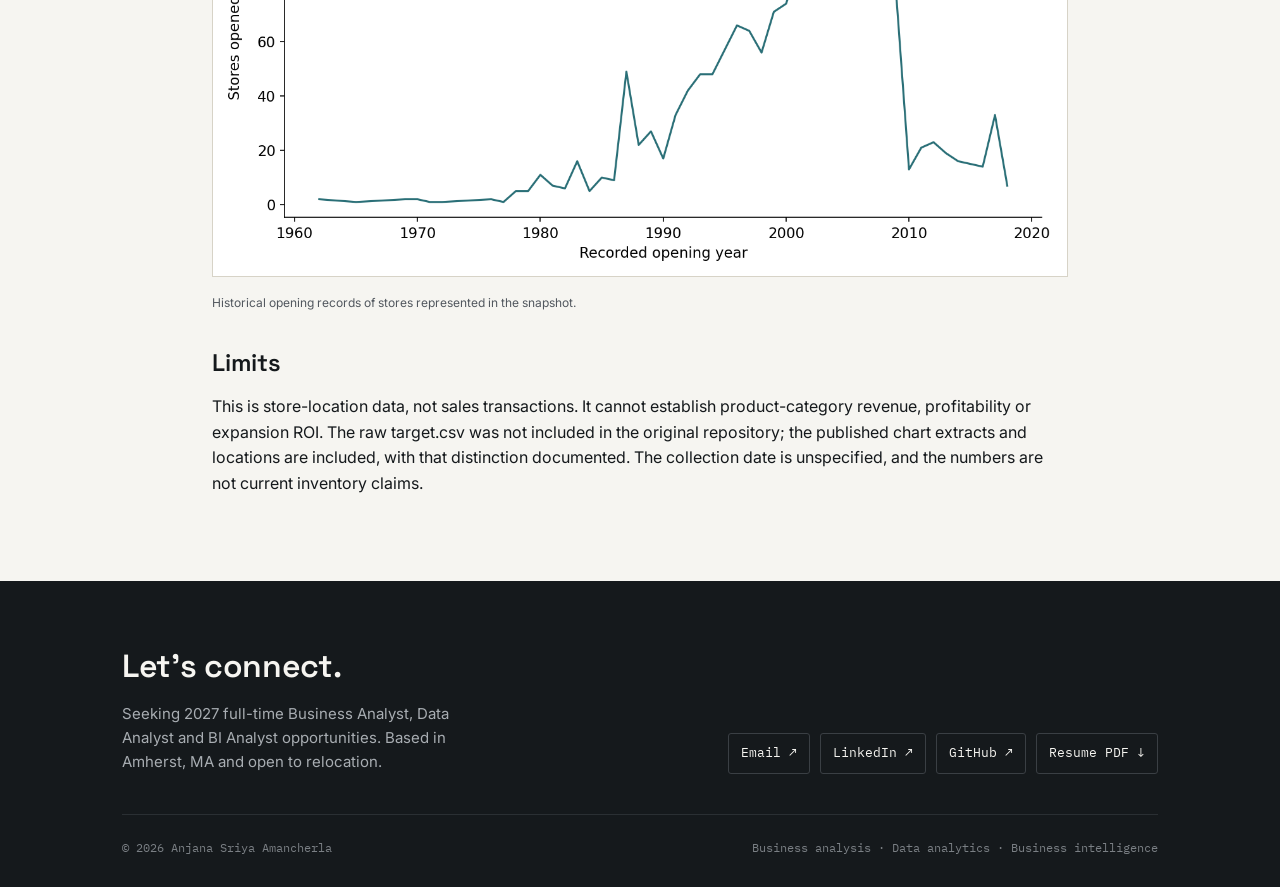
<file: projects/target.html>
<!doctype html><html lang="en"><head><meta charset="utf-8"><meta name="viewport" content="width=device-width, initial-scale=1"><title>Target Store Expansion Analysis | Anjana Sriya Amancherla</title><meta name="description" content="Analyzes the store footprint, market concentration and recorded opening patterns. Includes reproducible chart extracts and clear decision limits."><meta name="theme-color" content="#F6F5F1"><link rel="canonical" href="https://anjanasriya20-alt.github.io/Anjana-Sriya-/projects/target.html"><meta property="og:type" content="website"><meta property="og:title" content="Target Store Expansion Analysis | Anjana Sriya Amancherla"><meta property="og:description" content="Analyzes the store footprint, market concentration and recorded opening patterns. Includes reproducible chart extracts and clear decision limits."><meta property="og:url" content="https://anjanasriya20-alt.github.io/Anjana-Sriya-/projects/target.html"><meta property="og:image" content="https://anjanasriya20-alt.github.io/Anjana-Sriya-/assets/material-planning.png"><meta name="twitter:card" content="summary_large_image"><link rel="preconnect" href="https://fonts.googleapis.com"><link rel="preconnect" href="https://fonts.gstatic.com" crossorigin><link href="https://fonts.googleapis.com/css2?family=Space+Grotesk:wght@400;500;600;700&family=Inter:wght@400;500;600&family=IBM+Plex+Mono:wght@400;500&display=swap" rel="stylesheet"><link rel="stylesheet" href="../assets/site.css"><script src="../assets/site.js" defer></script></head><body><a class="skip-link" href="#main">Skip to content</a><header><nav aria-label="Main navigation"><div class="brand"><a href="../index.html">anjana<span>.</span>sriya</a></div><button class="nav-toggle" type="button" aria-controls="main-nav" aria-expanded="false">Menu</button><div class="nav-links" id="main-nav"><a href="../index.html#about">About</a><a href="../index.html#experience">Experience</a><a href="../index.html#projects">Projects</a><a href="../index.html#skills">Skills</a><a href="../index.html#education">Education</a></div><a class="nav-cta" href="../resume.pdf">Resume PDF ↓</a></nav></header><main class="case-main" id="main"><a class="breadcrumb" href="../index.html#projects">← All projects</a><p class="case-meta">Historical dataset analysis</p><h1>Target Store Expansion Analysis</h1><p class="case-lead">Analyzes the store footprint, market concentration and recorded opening patterns. Includes reproducible chart extracts and clear decision limits.</p><div class="case-actions"><a class="btn btn-solid" href="../Target_Sales_Analysis.ipynb">Download notebook ↓</a><a class="btn btn-ghost" href="https://github.com/anjanasriya20-alt/Anjana-Sriya-/tree/main" target="_blank" rel="noopener noreferrer">View repository ↗</a></div><img class="case-figure" src="../assets/target.png" alt="Target Store Expansion Analysis preview"><h2>Business question</h2><p>How are stores distributed across markets, and what patterns appear in recorded opening dates?</p><div class="facts"><div><b>1,829</b><span>mapped records in saved output</span></div><div><b>17</b><span>markets reported in original run</span></div><div><b>50</b><span>states reported in original run</span></div></div><h2>Approach</h2><p>Group stores by market, summarize recorded openings by year, and visualize geographic coverage. The refreshed notebook makes the original saved chart extracts reproducible and identifies their provenance.</p><h2>What the analysis supports</h2><p>Use footprint concentration and opening history to frame deeper expansion research. A market’s store count alone does not identify unmet demand or the best next location.</p><img class="case-figure" src="../assets/target-openings.png" alt="Recorded openings among Target stores in the historical dataset"><p class="figure-caption">Historical opening records of stores represented in the snapshot.</p><h2>Limits</h2><p>This is store-location data, not sales transactions. It cannot establish product-category revenue, profitability or expansion ROI. The raw target.csv was not included in the original repository; the published chart extracts and locations are included, with that distinction documented. The collection date is unspecified, and the numbers are not current inventory claims.</p></main><footer id="contact"><div class="wrap"><div class="footer-top"><div><h2>Let’s connect.</h2><p class="lede">Seeking 2027 full-time Business Analyst, Data Analyst and BI Analyst opportunities. Based in Amherst, MA and open to relocation.</p></div><div class="footer-links"><a href="mailto:anjanasriya20@gmail.com">Email ↗</a><a href="https://www.linkedin.com/in/anjanasriya/" target="_blank" rel="noopener noreferrer">LinkedIn ↗</a><a href="https://github.com/anjanasriya20-alt/Anjana-Sriya-" target="_blank" rel="noopener noreferrer">GitHub ↗</a><a href="../resume.pdf">Resume PDF ↓</a></div></div><div class="footer-bottom"><span>© 2026 Anjana Sriya Amancherla</span><span>Business analysis · Data analytics · Business intelligence</span></div></div></footer></body></html>
</file>
<file: assets/site.css>
:root{
    --bg:#F6F5F1;
    --bg-alt:#ECEAE2;
    --ink:#15191C;
    --ink-soft:#52585F;
    --line:#D7D3C7;
    --teal:#2A6F77;
    --amber:#C2752B;
    --card:#FFFFFE;
    --font-display:'Space Grotesk', sans-serif;
    --font-body:'Inter', sans-serif;
    --font-mono:'IBM Plex Mono', monospace;
  }
  *{margin:0;padding:0;box-sizing:border-box;}
  html{scroll-behavior:smooth;}
  body{
    background:var(--bg);
    color:var(--ink);
    font-family:var(--font-body);
    line-height:1.6;
    -webkit-font-smoothing:antialiased;
  }
  a{color:inherit;text-decoration:none;}
  ::selection{background:var(--teal);color:#fff;}

  .wrap{max-width:1100px;margin:0 auto;padding:0 32px;}

  /* NAV */
  header{
    position:sticky;top:0;z-index:50;
    background:rgba(246,245,241,0.88);
    backdrop-filter:blur(8px);
    border-bottom:1px solid var(--line);
  }
  nav{
    display:flex;align-items:center;justify-content:space-between;
    max-width:1100px;margin:0 auto;padding:18px 32px;
  }
  .brand{
    font-family:var(--font-display);font-weight:600;font-size:18px;letter-spacing:-0.01em;
  }
  .brand span{color:var(--teal);}
  .nav-links{display:flex;gap:28px;font-size:14px;}
  .nav-links a{
    color:var(--ink-soft);position:relative;padding:4px 0;
    transition:color .2s ease;
  }
  .nav-links a:hover{color:var(--ink);}
  .nav-links a:focus-visible{outline:2px solid var(--teal);outline-offset:3px;}
  .nav-cta{
    font-family:var(--font-mono);font-size:12.5px;
    border:1px solid var(--ink);padding:8px 14px;border-radius:3px;
    transition:background .2s ease, color .2s ease;
  }
  .nav-cta:hover{background:var(--ink);color:var(--bg);}
  .nav-toggle{display:none;}

  /* HERO */
  .hero{
    padding:88px 0 70px;
    display:grid;grid-template-columns:1.1fr 0.9fr;gap:40px;align-items:center;
  }
  .eyebrow{
    font-family:var(--font-mono);font-size:12.5px;color:var(--teal);
    text-transform:uppercase;letter-spacing:.08em;margin-bottom:18px;
    display:flex;align-items:center;gap:8px;
  }
  .eyebrow::before{content:"";width:18px;height:1px;background:var(--teal);display:inline-block;}
  h1{
    font-family:var(--font-display);font-weight:600;
    font-size:clamp(34px,5vw,56px);line-height:1.04;letter-spacing:-0.02em;
    margin-bottom:22px;
  }
  h1 em{font-style:italic;font-weight:400;color:var(--teal);}
  .hero p.lede{
    font-size:17px;color:var(--ink-soft);max-width:46ch;margin-bottom:30px;
  }
  .hero-cta{display:flex;gap:14px;flex-wrap:wrap;}
  .btn{
    font-family:var(--font-mono);font-size:13px;padding:12px 20px;border-radius:3px;
    display:inline-flex;align-items:center;gap:8px;transition:all .2s ease;
    border:1px solid var(--ink);
  }
  .btn-solid{background:var(--ink);color:var(--bg);}
  .btn-solid:hover{background:var(--teal);border-color:var(--teal);}
  .btn-ghost{color:var(--ink);}
  .btn-ghost:hover{background:var(--ink);color:var(--bg);}

  .hero-viz{position:relative;}
  .hero-viz svg{width:100%;height:auto;}
  .viz-caption{
    font-family:var(--font-mono);font-size:11px;color:var(--ink-soft);
    text-align:right;margin-top:8px;
  }

  /* SECTION shell */
  section{padding:70px 0;border-top:1px solid var(--line);}
  .section-head{display:flex;align-items:baseline;justify-content:space-between;margin-bottom:38px;flex-wrap:wrap;gap:10px;}
  .section-num{
    font-family:var(--font-mono);font-size:12px;color:var(--ink-soft);
  }
  h2{
    font-family:var(--font-display);font-size:clamp(24px,3vw,32px);font-weight:600;letter-spacing:-0.01em;
  }

  /* ABOUT */
  .about-grid{display:grid;grid-template-columns:1.3fr 1fr;gap:48px;}
  .about-text p{color:var(--ink-soft);margin-bottom:16px;max-width:60ch;}
  .about-text p strong{color:var(--ink);font-weight:600;}
  .stat-block{
    font-family:var(--font-mono);font-size:13px;
    border:1px solid var(--line);background:var(--card);border-radius:4px;overflow:hidden;
  }
  .stat-block .row{
    display:flex;justify-content:space-between;padding:13px 16px;border-bottom:1px solid var(--line);
  }
  .stat-block .row:last-child{border-bottom:none;}
  .stat-block .row span:first-child{color:var(--ink-soft);}
  .stat-block .row span:last-child{text-align:right;max-width:60%;}
  .stat-head{
    background:var(--ink);color:var(--bg);padding:10px 16px;
    font-family:var(--font-mono);font-size:11.5px;letter-spacing:.06em;text-transform:uppercase;
  }

  /* PROJECTS */
  .project-grid{display:grid;grid-template-columns:1fr 1fr;gap:24px;}
  .project-card{
    background:var(--card);border:1px solid var(--line);border-radius:5px;
    padding:26px;display:flex;flex-direction:column;gap:14px;
    transition:border-color .2s ease, transform .2s ease;
  }
  .project-card:hover{border-color:var(--teal);transform:translateY(-2px);}
  .metric-line{
    font-family:var(--font-mono);font-size:12px;color:var(--teal);
    border-left:2px solid var(--teal);padding-left:10px;
  }
  .project-card h3{font-family:var(--font-display);font-size:19px;font-weight:600;}
  .project-card p{color:var(--ink-soft);font-size:14.5px;}
  .tag-row{display:flex;gap:8px;flex-wrap:wrap;margin-top:auto;padding-top:6px;}
  .tag{
    font-family:var(--font-mono);font-size:11px;color:var(--ink-soft);
    border:1px solid var(--line);padding:4px 9px;border-radius:20px;
  }

  /* SKILLS */
  .skills-grid{display:grid;grid-template-columns:repeat(3,1fr);gap:30px;}
  .skill-group h4{
    font-family:var(--font-mono);font-size:12px;color:var(--amber);
    text-transform:uppercase;letter-spacing:.06em;margin-bottom:14px;
  }
  .skill-chips{display:flex;flex-wrap:wrap;gap:8px;}
  .chip{
    font-size:13.5px;background:var(--bg-alt);padding:7px 12px;border-radius:3px;
    border:1px solid var(--line);
  }

  /* CERTIFICATIONS */
  .cert-intro{
    font-family:var(--font-mono);font-size:13px;color:var(--teal);
    margin-bottom:24px;border-left:2px solid var(--teal);padding-left:12px;
  }
  .cert-grid{display:grid;grid-template-columns:repeat(auto-fill,minmax(260px,1fr));gap:16px;}
  .cert-card{
    background:var(--card);border:1px solid var(--line);border-radius:4px;
    padding:16px 18px;display:flex;flex-direction:column;gap:6px;
    transition:border-color .2s ease;
  }
  .cert-card:hover{border-color:var(--teal);}
  .cert-meta{font-family:var(--font-mono);font-size:11px;color:var(--ink-soft);}
  .cert-name{font-size:14.5px;font-weight:500;line-height:1.35;}

  /* EXPERIENCE strip */
  .exp-list{display:flex;flex-direction:column;}
  .exp-item{
    display:grid;grid-template-columns:140px 1fr 1.4fr;gap:20px;
    padding:24px 0;border-bottom:1px solid var(--line);align-items:start;
  }
  .exp-item:last-child{border-bottom:none;}
  .exp-date{font-family:var(--font-mono);font-size:12.5px;color:var(--ink-soft);}
  .exp-role{font-weight:600;font-family:var(--font-display);font-size:16px;}
  .exp-org{color:var(--teal);font-size:13.5px;margin-top:2px;}
  .exp-desc{color:var(--ink-soft);font-size:14px;}
  .exp-bullets{margin-top:8px;padding-left:16px;display:flex;flex-direction:column;gap:5px;}
  .exp-bullets li{font-size:13.5px;color:var(--ink-soft);line-height:1.5;}

  /* CONTACT */
  footer{
    background:var(--ink);color:var(--bg);padding:60px 0 30px;
  }
  .footer-top{
    display:flex;justify-content:space-between;align-items:flex-end;flex-wrap:wrap;gap:24px;
    padding-bottom:40px;border-bottom:1px solid #2A2F33;margin-bottom:24px;
  }
  footer h2{color:var(--bg);}
  footer .lede{color:#A8ADB2;max-width:42ch;margin-top:10px;font-size:15px;}
  .footer-links{display:flex;gap:14px;flex-wrap:wrap;}
  .footer-links a{
    font-family:var(--font-mono);font-size:13px;border:1px solid #3A3F44;padding:10px 16px;border-radius:3px;
    color:var(--bg);transition:all .2s ease;
  }
  .footer-links a:hover{background:var(--teal);border-color:var(--teal);}
  .footer-bottom{
    display:flex;justify-content:space-between;font-family:var(--font-mono);font-size:11.5px;color:#7A7F84;flex-wrap:wrap;gap:8px;
  }

  @media (max-width:780px){
    .nav-links{display:none;}
    .hero{grid-template-columns:1fr;padding-top:56px;}
    .about-grid{grid-template-columns:1fr;}
    .project-grid{grid-template-columns:1fr;}
    .skills-grid{grid-template-columns:1fr;}
    .exp-item{grid-template-columns:1fr;gap:6px;}
  }

  @media (prefers-reduced-motion: reduce){
    *{animation-duration:0.01ms !important; transition-duration:0.01ms !important;}
  }

  .dot{opacity:0;animation:fadeIn .5s ease forwards;}
  .reg-line{stroke-dasharray:340;stroke-dashoffset:340;animation:draw 1.4s ease forwards .3s;}
  @keyframes draw{to{stroke-dashoffset:0;}}
  @keyframes fadeIn{to{opacity:1;}}

/* Portfolio refresh */
section{scroll-margin-top:100px} a:focus-visible,button:focus-visible,select:focus-visible{outline:3px solid var(--teal);outline-offset:4px}
.skip-link{position:absolute;left:20px;top:-80px;background:var(--ink);color:white;padding:12px;z-index:100}.skip-link:focus{top:10px}
.brand{white-space:nowrap}.brand a{color:inherit}.nav-links{gap:20px}.hero{padding:70px 0 64px}.hero .lede{max-width:48ch}.hero h1{font-size:clamp(36px,5vw,58px)}
.availability{font:12px var(--font-mono);color:var(--teal);margin:18px 0 0}.hero-proof{border:1px solid var(--line);background:white;padding:20px;border-radius:6px;box-shadow:0 12px 35px #15191c09}.hero-proof img{width:100%;height:auto}.proof-label{font:11px var(--font-mono);color:var(--teal);letter-spacing:.05em}.proof-note{font-size:12px;color:var(--ink-soft);margin-top:10px}.hero-proof a{display:inline-block;margin-top:12px;border-bottom:1px solid var(--teal);font-size:13px}
.section-intro{max-width:76ch;color:var(--ink-soft);margin:-12px 0 25px}.filters{display:flex;gap:9px;flex-wrap:wrap;margin-bottom:24px}.filter{background:transparent;border:1px solid var(--line);border-radius:20px;padding:8px 14px;cursor:pointer;font:12px var(--font-mono);color:var(--ink-soft)}.filter[aria-pressed=true]{background:var(--ink);border-color:var(--ink);color:white}.project-card[hidden]{display:none!important}
.project-card{gap:12px;padding:22px}.project-card .cover{width:100%;height:180px;object-fit:contain;background:#fafaf8;border:1px solid #e8e6df;border-radius:3px}.project-card h3 a:hover{color:var(--teal)}.project-links{display:flex;gap:16px;flex-wrap:wrap;margin-top:6px;font:12px var(--font-mono)}.project-links a{border-bottom:1px solid var(--teal);padding:4px 0;color:var(--teal)}.tag-row{margin-top:6px}.project-grid{gap:22px}.card-type{font:11px var(--font-mono);color:var(--ink-soft)}
.exp-item{grid-template-columns:145px 1fr 1.5fr}.exp-bullets{margin-top:0}.subtle{color:var(--ink-soft)}.training{display:flex;gap:10px;flex-wrap:wrap}.training span{background:white;border:1px solid var(--line);padding:9px 13px;font-size:13px;border-radius:3px}.training-detail{margin-top:18px;color:var(--ink-soft);font-size:13px}.training-detail summary{cursor:pointer;color:var(--teal)}.training-detail p{margin-top:10px}.footer-links{gap:10px}.footer-links a{padding:9px 12px}
.case-main{max-width:920px;margin:auto;padding:42px 32px 70px}.breadcrumb{font:12px var(--font-mono);color:var(--teal);display:inline-block;margin-bottom:26px}.case-main h1{font-size:clamp(30px,5vw,45px);line-height:1.12}.case-lead{font-size:18px;color:var(--ink-soft);max-width:68ch}.case-meta{font:12px var(--font-mono);color:var(--teal);margin-bottom:14px}.case-actions{display:flex;gap:12px;flex-wrap:wrap;margin:24px 0 30px}.case-main h2{font-size:24px;margin:32px 0 12px}.case-main h3{font-size:17px;margin:18px 0 9px}.case-main p{margin:0 0 14px}.case-main li{margin:7px 0}.case-main ul,.case-main ol{padding-left:23px}.case-figure{width:100%;height:auto;border:1px solid var(--line);background:white;margin:20px 0 8px}.figure-caption{font-size:12px;color:var(--ink-soft)}.facts{display:grid;grid-template-columns:repeat(3,1fr);gap:20px;padding:22px 0;border-block:1px solid var(--line);margin:25px 0}.facts b{display:block;font:27px var(--font-display)}.facts span{font-size:12px;color:var(--ink-soft)}
.table-wrap{overflow-x:auto;margin:18px 0}table{width:100%;border-collapse:collapse;background:white;font-size:13px}th,td{text-align:left;padding:12px;border:1px solid var(--line)}th{background:var(--bg-alt)}td.num,th.num{text-align:right;font-variant-numeric:tabular-nums}.control-row{display:flex;align-items:center;gap:14px;flex-wrap:wrap;margin:20px 0}.control-row select{padding:10px;font:14px var(--font-body);border:1px solid var(--line);background:white;max-width:100%}.status{font:12px var(--font-mono);color:var(--teal)}pre{overflow:auto;max-width:100%;padding:20px;background:#15191c;color:#e5eeed;font-size:12px;line-height:1.65;border-radius:4px}code{font-family:var(--font-mono)}.source-note{font-size:13px;color:var(--ink-soft);padding-top:18px;border-top:1px solid var(--line)}
@media(max-width:950px){.nav-links{gap:14px;font-size:12px}.nav-cta{display:none}}
@media(max-width:780px){.wrap{padding:0 22px}nav{padding:15px 22px;flex-wrap:wrap}.nav-toggle{display:block;font:12px var(--font-mono);background:white;border:1px solid var(--line);padding:8px 12px;border-radius:3px;cursor:pointer}.nav-links{display:flex!important;width:100%;gap:0;flex-wrap:wrap;margin-top:12px;border-top:1px solid var(--line);padding-top:9px}.nav-links a{padding:10px 12px;font-size:14px}html.js .nav-links{display:none!important}html.js .nav-links.open{display:flex!important}.hero{padding:45px 0;gap:30px}.hero-proof{padding:14px}.facts{grid-template-columns:1fr 1fr}.exp-item{grid-template-columns:1fr;gap:10px}.case-main{padding:30px 22px 55px}.case-actions .btn{padding:11px 15px}.project-card .cover{height:170px}.footer-top{align-items:flex-start}.project-links a{padding:8px 0}}
@media(prefers-reduced-motion:reduce){html{scroll-behavior:auto}.project-card:hover{transform:none}}

.sr-only{position:absolute;width:1px;height:1px;padding:0;margin:-1px;overflow:hidden;clip:rect(0,0,0,0);white-space:nowrap;border:0}
</file>
